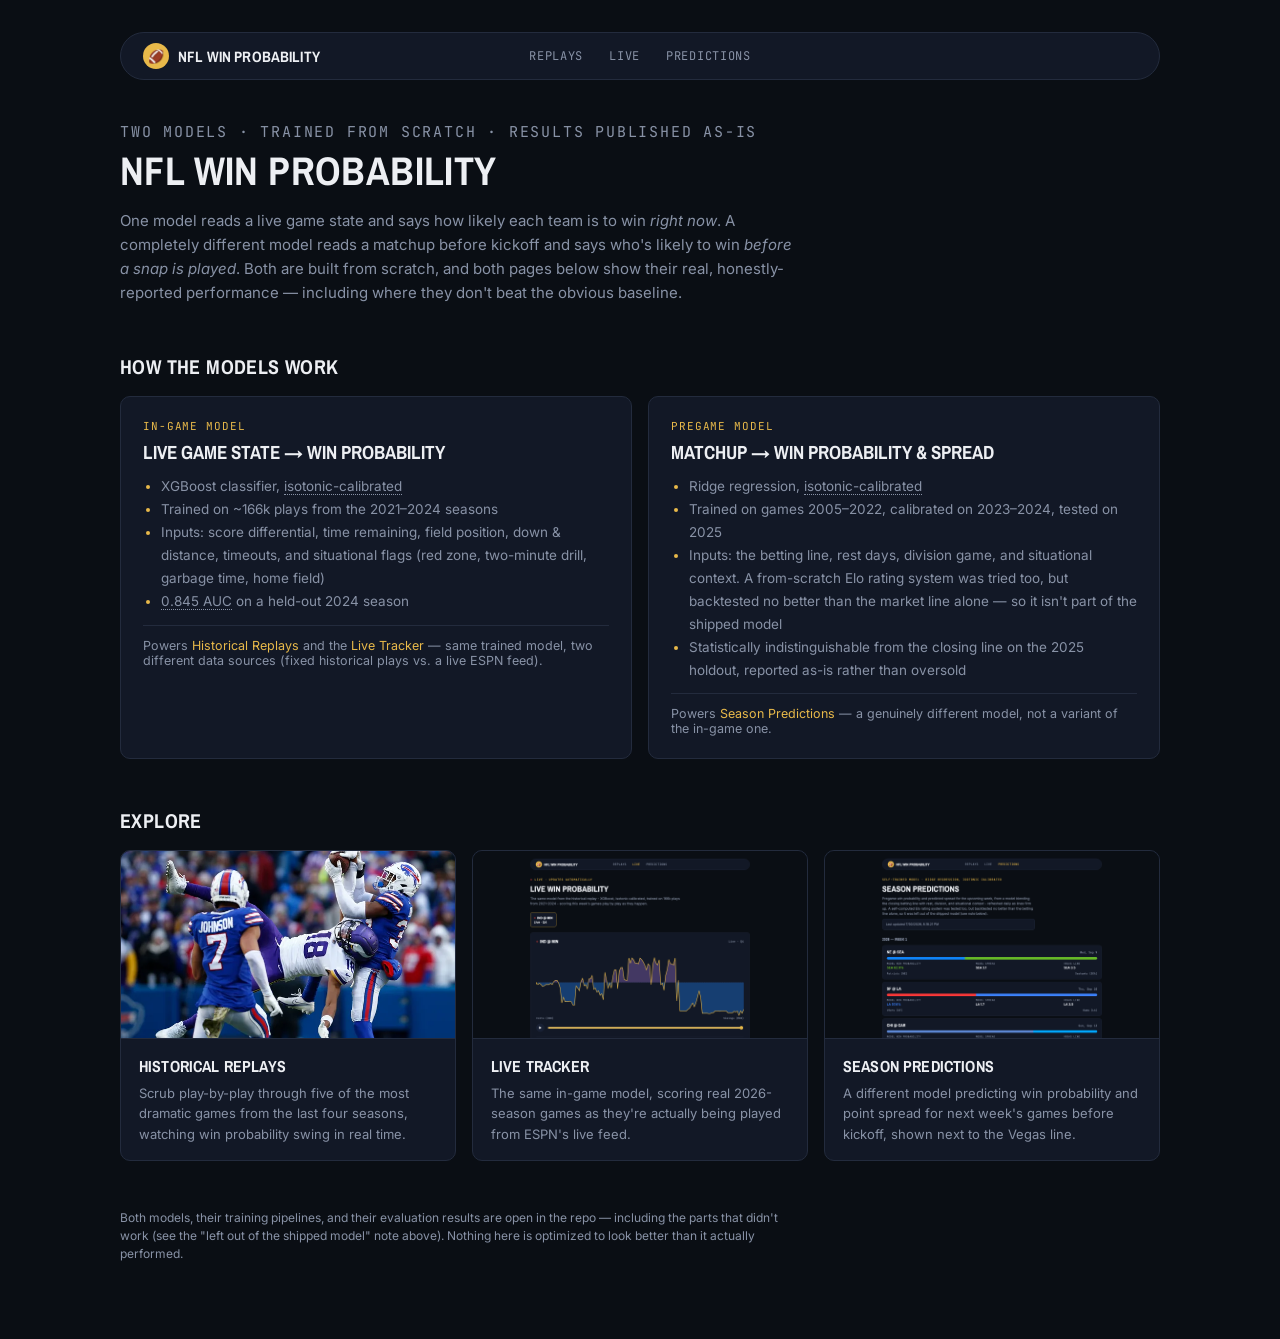
<file: frontend/index.html>
<!DOCTYPE html>
<html lang="en">
<head>
<meta charset="UTF-8">
<meta name="viewport" content="width=device-width, initial-scale=1">
<title>NFL Win Probability</title>
<meta name="description" content="Two self-trained NFL win probability models, published with their honest results: one scores live game state play by play, the other predicts games before kickoff against the betting line.">
<meta name="theme-color" content="#0A0E14">
<meta property="og:type" content="website">
<meta property="og:title" content="NFL Win Probability">
<meta property="og:description" content="Two self-trained NFL win probability models, published with their honest results: one scores live game state play by play, the other predicts games before kickoff against the betting line.">
<meta name="twitter:card" content="summary">
<meta name="twitter:title" content="NFL Win Probability">
<meta name="twitter:description" content="Two self-trained NFL win probability models, published with their honest results.">
<link rel="icon" href="data:image/svg+xml,%3Csvg xmlns='http://www.w3.org/2000/svg' viewBox='0 0 100 100'%3E%3Ctext y='.9em' font-size='90'%3E%F0%9F%8F%88%3C/text%3E%3C/svg%3E">
<link rel="preconnect" href="https://fonts.googleapis.com">
<link href="https://fonts.googleapis.com/css2?family=Archivo+Narrow:wght@600;700&family=Inter:wght@400;500;600&family=JetBrains+Mono:wght@400;500&display=swap" rel="stylesheet">
<style>
  :root {
    --bg: #0A0E14;
    --panel: #121826;
    --panel-2: #182034;
    --border: #232B3D;
    --text: #EDEFF3;
    --text-secondary: #8892A6;
    --gold: #E8B94A;
  }
  * { box-sizing: border-box; }
  body {
    margin: 0;
    background: var(--bg);
    color: var(--text);
    font-family: 'Inter', system-ui, sans-serif;
    padding: 32px 24px 64px;
  }
  .wrap { max-width: 1040px; margin: 0 auto; }
  .topnav {
    display: grid;
    grid-template-columns: 1fr auto 1fr;
    align-items: center;
    gap: 12px;
    background: var(--panel);
    border: 1px solid var(--border);
    border-radius: 999px;
    padding: 10px 22px;
    margin-bottom: 40px;
  }
  .topnav-brand {
    justify-self: start;
    display: flex;
    align-items: center;
    gap: 9px;
    color: var(--text);
    text-decoration: none;
    font-family: 'Archivo Narrow', sans-serif;
    font-weight: 700;
    font-size: 15px;
    letter-spacing: 0.01em;
    text-transform: uppercase;
    white-space: nowrap;
  }
  .topnav-badge {
    width: 26px;
    height: 26px;
    flex-shrink: 0;
    border-radius: 50%;
    background: var(--gold);
    display: flex;
    align-items: center;
    justify-content: center;
    font-size: 13px;
  }
  .topnav-links {
    justify-self: center;
    display: flex;
    gap: 26px;
    font-family: 'JetBrains Mono', monospace;
    font-size: 12px;
    letter-spacing: 0.06em;
    text-transform: uppercase;
  }
  .topnav-links a {
    color: var(--text-secondary);
    text-decoration: none;
    transition: color 0.15s ease;
  }
  .topnav-links a:hover { color: var(--text); }
  .topnav-right { justify-self: end; }
  @media (max-width: 560px) {
    .topnav { grid-template-columns: 1fr; justify-items: center; border-radius: 20px; row-gap: 10px; padding: 16px 18px; }
    .topnav-brand, .topnav-links { justify-self: center; }
  }

  .hero { max-width: 680px; margin-bottom: 48px; }
  .eyebrow {
    font-family: 'JetBrains Mono', monospace;
    font-size: 12px;
    letter-spacing: 0.12em;
    text-transform: uppercase;
    color: var(--gold);
    margin: 0 0 8px;
  }
  h1 {
    font-family: 'Archivo Narrow', sans-serif;
    font-weight: 700;
    font-size: 40px;
    letter-spacing: 0.01em;
    margin: 0 0 12px;
    text-transform: uppercase;
  }
  .hero p {
    color: var(--text-secondary);
    font-size: 15px;
    line-height: 1.6;
    margin: 0;
  }

  h2 {
    font-family: 'Archivo Narrow', sans-serif;
    font-weight: 700;
    font-size: 20px;
    text-transform: uppercase;
    letter-spacing: 0.02em;
    margin: 0 0 16px;
  }
  section { margin-bottom: 48px; }

  .model-grid {
    display: grid;
    grid-template-columns: 1fr 1fr;
    gap: 16px;
  }
  @media (max-width: 720px) { .model-grid { grid-template-columns: 1fr; } }
  .model-card {
    background: var(--panel);
    border: 1px solid var(--border);
    border-radius: 10px;
    padding: 22px;
  }
  .model-card .kind {
    font-family: 'JetBrains Mono', monospace;
    font-size: 11px;
    letter-spacing: 0.08em;
    text-transform: uppercase;
    color: var(--gold);
    margin-bottom: 6px;
  }
  .model-card h3 {
    font-family: 'Archivo Narrow', sans-serif;
    font-weight: 700;
    font-size: 19px;
    text-transform: uppercase;
    margin: 0 0 10px;
  }
  .model-card ul {
    margin: 0 0 12px;
    padding-left: 18px;
    color: var(--text-secondary);
    font-size: 13.5px;
    line-height: 1.7;
  }
  .model-card ul li::marker { color: var(--gold); }
  .model-card .powers {
    font-size: 12.5px;
    color: var(--text-secondary);
    border-top: 1px solid var(--border);
    padding-top: 12px;
    margin-top: auto;
  }
  .model-card .powers a { color: var(--gold); text-decoration: none; }
  .model-card .powers a:hover { text-decoration: underline; }
  .model-card.honest {
    color: var(--text);
  }

  .page-grid {
    display: grid;
    grid-template-columns: repeat(3, 1fr);
    gap: 16px;
  }
  @media (max-width: 820px) { .page-grid { grid-template-columns: 1fr; } }
  .page-card {
    display: block;
    background: var(--panel);
    border: 1px solid var(--border);
    border-radius: 10px;
    overflow: hidden;
    text-decoration: none;
    color: var(--text);
    transition: border-color 0.15s ease, transform 0.15s ease;
  }
  .page-card:hover { border-color: var(--gold); transform: translateY(-2px); }
  .page-card.reveal {
    opacity: 0;
    transform: translateY(28px);
    transition: opacity 0.6s ease, transform 0.6s ease;
  }
  .page-card.reveal.in-view {
    opacity: 1;
    transform: translateY(0);
  }
  @media (prefers-reduced-motion: reduce) {
    .page-card.reveal { opacity: 1; transform: none; transition: none; }
  }
  .page-card-thumb {
    width: 100%;
    aspect-ratio: 16 / 9;
    object-fit: cover;
    object-position: top center;
    display: block;
    background: var(--panel-2);
    border-bottom: 1px solid var(--border);
  }
  .page-card-body { padding: 16px 18px; }
  .page-card h3 {
    font-family: 'Archivo Narrow', sans-serif;
    font-weight: 700;
    font-size: 16px;
    text-transform: uppercase;
    letter-spacing: 0.01em;
    margin: 0 0 6px;
  }
  .page-card p {
    font-size: 13px;
    color: var(--text-secondary);
    line-height: 1.55;
    margin: 0;
  }

  .footnote {
    font-size: 12px;
    color: var(--text-secondary);
    line-height: 1.5;
    max-width: 680px;
  }
  .term {
    cursor: help;
    border-bottom: 1px dotted var(--text-secondary);
  }
  :focus-visible {
    outline: 2px solid var(--gold);
    outline-offset: 2px;
  }
</style>
</head>
<body>
<div class="wrap">
  <nav class="topnav" aria-label="Site">
    <a class="topnav-brand" href="./index.html">
      <span class="topnav-badge" aria-hidden="true">&#127944;</span>
      NFL Win Probability
    </a>
    <div class="topnav-links">
      <a href="./replays.html">Replays</a>
      <a href="./live.html">Live</a>
      <a href="./season.html">Predictions</a>
    </div>
    <span class="topnav-right"></span>
  </nav>

  <div class="hero">
    <p class="eyebrow">Two models &middot; trained from scratch &middot; results published as-is</p>
    <h1>NFL win probability</h1>
    <p>One model reads a live game state and says how likely each team is to win <em>right now</em>. A completely different model reads a matchup before kickoff and says who's likely to win <em>before a snap is played</em>. Both are built from scratch, and both pages below show their real, honestly-reported performance &mdash; including where they don't beat the obvious baseline.</p>
  </div>

  <section>
    <h2>How the models work</h2>
    <div class="model-grid">
      <div class="model-card">
        <div class="kind">In-game model</div>
        <h3>Live game state &rarr; win probability</h3>
        <ul>
          <li>XGBoost classifier, <span class="term" title="Adjusted so a predicted 70% actually wins about 70% of the time - not just ranked correctly, but numerically honest.">isotonic-calibrated</span></li>
          <li>Trained on ~166k plays from the 2021&ndash;2024 seasons</li>
          <li>Inputs: score differential, time remaining, field position, down &amp; distance, timeouts, and situational flags (red zone, two-minute drill, garbage time, home field)</li>
          <li><span class="term" title="A 0-1 score of how well the model ranks likely winners over losers. 0.5 is a coin flip, 1.0 is perfect.">0.845 AUC</span> on a held-out 2024 season</li>
        </ul>
        <div class="powers">Powers <a href="./replays.html">Historical Replays</a> and the <a href="./live.html">Live Tracker</a> &mdash; same trained model, two different data sources (fixed historical plays vs. a live ESPN feed).</div>
      </div>
      <div class="model-card honest">
        <div class="kind">Pregame model</div>
        <h3>Matchup &rarr; win probability &amp; spread</h3>
        <ul>
          <li>Ridge regression, <span class="term" title="Adjusted so a predicted 70% actually wins about 70% of the time - not just ranked correctly, but numerically honest.">isotonic-calibrated</span></li>
          <li>Trained on games 2005&ndash;2022, calibrated on 2023&ndash;2024, tested on 2025</li>
          <li>Inputs: the betting line, rest days, division game, and situational context. A from-scratch Elo rating system was tried too, but backtested no better than the market line alone &mdash; so it isn't part of the shipped model</li>
          <li>Statistically indistinguishable from the closing line on the 2025 holdout, reported as-is rather than oversold</li>
        </ul>
        <div class="powers">Powers <a href="./season.html">Season Predictions</a> &mdash; a genuinely different model, not a variant of the in-game one.</div>
      </div>
    </div>
  </section>

  <section>
    <h2>Explore</h2>
    <div class="page-grid">
      <a class="page-card reveal" href="./replays.html">
        <img class="page-card-thumb" src="./images/thumb-replays.webp" alt="Historical Replays screenshot">
        <div class="page-card-body">
          <h3>Historical replays</h3>
          <p>Scrub play-by-play through five of the most dramatic games from the last four seasons, watching win probability swing in real time.</p>
        </div>
      </a>
      <a class="page-card reveal" href="./live.html">
        <img class="page-card-thumb" src="./images/thumb-live.png" alt="Live Tracker screenshot">
        <div class="page-card-body">
          <h3>Live tracker</h3>
          <p>The same in-game model, scoring real 2026-season games as they're actually being played from ESPN's live feed.</p>
        </div>
      </a>
      <a class="page-card reveal" href="./season.html">
        <img class="page-card-thumb" src="./images/thumb-season.png" alt="Season Predictions screenshot">
        <div class="page-card-body">
          <h3>Season predictions</h3>
          <p>A different model predicting win probability and point spread for next week's games before kickoff, shown next to the Vegas line.</p>
        </div>
      </a>
    </div>
  </section>

  <p class="footnote">Both models, their training pipelines, and their evaluation results are open in the repo &mdash; including the parts that didn't work (see the "left out of the shipped model" note above). Nothing here is optimized to look better than it actually performed.</p>
</div>
<script>
  const revealCards = document.querySelectorAll('.page-card.reveal');
  const observer = new IntersectionObserver((entries) => {
    entries.forEach((entry) => {
      if (entry.isIntersecting) {
        entry.target.classList.add('in-view');
        observer.unobserve(entry.target);
      }
    });
  }, { threshold: 0.2, rootMargin: '0px 0px -40px 0px' });
  revealCards.forEach((card, i) => {
    card.style.transitionDelay = `${i * 90}ms`;
    observer.observe(card);
  });
</script>
</body>
</html>
</file>
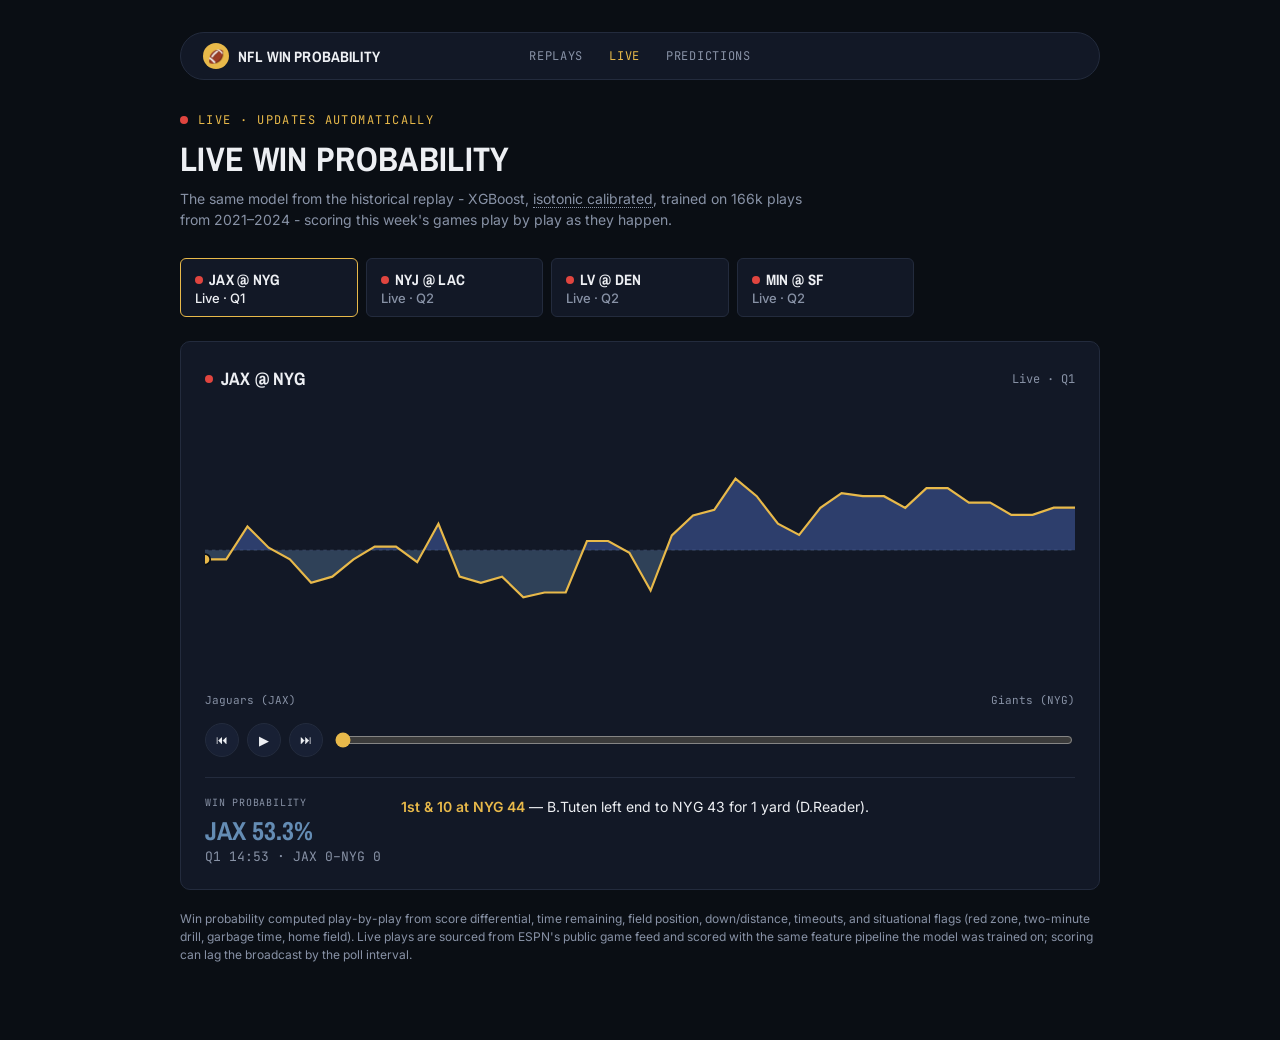
<file: frontend/live.html>
<!DOCTYPE html>
<html lang="en">
<head>
<meta charset="UTF-8">
<meta name="viewport" content="width=device-width, initial-scale=1">
<title>Live Win Probability</title>
<meta name="description" content="Real-time NFL win probability, computed play-by-play by a model trained from scratch on 166k plays.">
<meta name="theme-color" content="#0A0E14">
<meta property="og:type" content="website">
<meta property="og:title" content="Live NFL Win Probability">
<meta property="og:description" content="Real-time NFL win probability, computed play-by-play by a model trained from scratch on 166k plays.">
<meta name="twitter:card" content="summary">
<meta name="twitter:title" content="Live NFL Win Probability">
<meta name="twitter:description" content="Real-time NFL win probability, computed play-by-play by a model trained from scratch on 166k plays.">
<link rel="icon" href="data:image/svg+xml,%3Csvg xmlns='http://www.w3.org/2000/svg' viewBox='0 0 100 100'%3E%3Ctext y='.9em' font-size='90'%3E%F0%9F%8F%88%3C/text%3E%3C/svg%3E">
<link rel="preconnect" href="https://fonts.googleapis.com">
<link href="https://fonts.googleapis.com/css2?family=Archivo+Narrow:wght@600;700&family=Inter:wght@400;500;600&family=JetBrains+Mono:wght@400;500&display=swap" rel="stylesheet">
<style>
  :root {
    --bg: #0A0E14;
    --panel: #121826;
    --panel-2: #182034;
    --border: #232B3D;
    --text: #EDEFF3;
    --text-secondary: #8892A6;
    --gold: #E8B94A;
    --live: #E0453F;
  }
  * { box-sizing: border-box; }
  body {
    margin: 0;
    background: var(--bg);
    color: var(--text);
    font-family: 'Inter', system-ui, sans-serif;
    padding: 32px 24px 64px;
  }
  .wrap { max-width: 920px; margin: 0 auto; }
  .topnav {
    display: grid;
    grid-template-columns: 1fr auto 1fr;
    align-items: center;
    gap: 12px;
    background: var(--panel);
    border: 1px solid var(--border);
    border-radius: 999px;
    padding: 10px 22px;
    margin-bottom: 32px;
  }
  .topnav-brand {
    justify-self: start;
    display: flex;
    align-items: center;
    gap: 9px;
    color: var(--text);
    text-decoration: none;
    font-family: 'Archivo Narrow', sans-serif;
    font-weight: 700;
    font-size: 15px;
    letter-spacing: 0.01em;
    text-transform: uppercase;
    white-space: nowrap;
  }
  .topnav-badge {
    width: 26px;
    height: 26px;
    flex-shrink: 0;
    border-radius: 50%;
    background: var(--gold);
    display: flex;
    align-items: center;
    justify-content: center;
    font-size: 13px;
  }
  .topnav-links {
    justify-self: center;
    display: flex;
    gap: 26px;
    font-family: 'JetBrains Mono', monospace;
    font-size: 12px;
    letter-spacing: 0.06em;
    text-transform: uppercase;
  }
  .topnav-links a {
    color: var(--text-secondary);
    text-decoration: none;
    transition: color 0.15s ease;
  }
  .topnav-links a:hover { color: var(--text); }
  .topnav-links a.active { color: var(--gold); }
  .topnav-right { justify-self: end; }
  @media (max-width: 560px) {
    .topnav { grid-template-columns: 1fr; justify-items: center; border-radius: 20px; row-gap: 10px; padding: 16px 18px; }
    .topnav-brand, .topnav-links { justify-self: center; }
  }
  .eyebrow {
    font-family: 'JetBrains Mono', monospace;
    font-size: 12px;
    letter-spacing: 0.12em;
    text-transform: uppercase;
    color: var(--gold);
    margin: 0 0 8px;
    display: flex;
    align-items: center;
    gap: 10px;
  }
  .eyebrow a { color: inherit; }
  h1 {
    font-family: 'Archivo Narrow', sans-serif;
    font-weight: 700;
    font-size: 34px;
    letter-spacing: 0.01em;
    margin: 0 0 6px;
    text-transform: uppercase;
  }
  .sub {
    color: var(--text-secondary);
    font-size: 14px;
    margin: 0 0 28px;
    max-width: 640px;
    line-height: 1.5;
  }
  .game-picker {
    display: grid;
    grid-template-columns: repeat(auto-fill, minmax(150px, 1fr));
    gap: 8px;
    margin-bottom: 24px;
  }
  .game-btn {
    background: var(--panel);
    border: 1px solid var(--border);
    color: var(--text-secondary);
    font-family: 'Inter', sans-serif;
    font-size: 13px;
    font-weight: 500;
    padding: 10px 14px;
    border-radius: 6px;
    cursor: pointer;
    text-align: left;
    transition: border-color 0.15s ease, color 0.15s ease, transform 0.15s ease;
  }
  .game-btn:hover { border-color: #3A445C; transform: translateY(-1px); }
  .game-btn:active { transform: translateY(0); }
  .game-btn.active {
    border-color: var(--gold);
    color: var(--text);
  }
  .game-btn .matchup {
    font-family: 'Archivo Narrow', sans-serif;
    font-weight: 700;
    font-size: 15px;
    color: var(--text);
    text-transform: uppercase;
    letter-spacing: 0.02em;
    display: flex;
    align-items: center;
    gap: 6px;
  }
  .live-dot {
    display: inline-block;
    width: 8px;
    height: 8px;
    border-radius: 50%;
    background: var(--live);
    flex-shrink: 0;
    animation: live-pulse 1.6s ease-in-out infinite;
  }
  /* The eyebrow dot signals "something is live right now" - showing it
     while GAMES is empty would contradict the empty state directly below
     it, so pollData() toggles this class based on whether any game
     actually came back from the feed. */
  .live-dot.idle {
    display: none;
  }
  @keyframes live-pulse {
    0%, 100% { opacity: 1; }
    50% { opacity: 0.35; }
  }
  .panel {
    background: var(--panel);
    border: 1px solid var(--border);
    border-radius: 10px;
    padding: 24px;
  }
  .panel-content {
    animation: wp-fade-in 0.25s ease;
  }
  @keyframes wp-fade-in {
    from { opacity: 0; transform: translateY(2px); }
    to { opacity: 1; transform: translateY(0); }
  }
  .panel-header {
    display: flex;
    justify-content: space-between;
    align-items: baseline;
    margin-bottom: 4px;
    flex-wrap: wrap;
    gap: 8px;
  }
  .game-title {
    font-family: 'Archivo Narrow', sans-serif;
    font-weight: 700;
    font-size: 18px;
    text-transform: uppercase;
    letter-spacing: 0.01em;
    display: flex;
    align-items: center;
    gap: 8px;
  }
  .game-context {
    font-size: 12px;
    color: var(--text-secondary);
    font-family: 'JetBrains Mono', monospace;
  }
  .chart-area { position: relative; margin: 20px 0 8px; }
  svg { display: block; width: 100%; height: auto; cursor: crosshair; }
  .team-labels {
    display: flex;
    justify-content: space-between;
    font-family: 'JetBrains Mono', monospace;
    font-size: 11px;
    color: var(--text-secondary);
    margin-top: -4px;
  }
  .readout {
    margin-top: 20px;
    padding-top: 18px;
    border-top: 1px solid var(--border);
    display: flex;
    gap: 20px;
    align-items: flex-start;
  }
  .readout-stat { flex-shrink: 0; min-width: 96px; }
  .readout-label {
    font-family: 'JetBrains Mono', monospace;
    font-size: 10px;
    text-transform: uppercase;
    letter-spacing: 0.08em;
    color: var(--text-secondary);
    margin-bottom: 4px;
  }
  .readout-value {
    font-family: 'Archivo Narrow', sans-serif;
    font-weight: 700;
    font-size: 26px;
    display: inline-block;
  }
  /* Acknowledges a real live-poll swing landing while the viewer is
     already watching the latest play - never fires from manual scrubbing. */
  @keyframes wp-flash {
    0% { transform: scale(1); }
    35% { transform: scale(1.08); }
    100% { transform: scale(1); }
  }
  .wp-flash {
    animation: wp-flash 0.4s cubic-bezier(0.16, 1, 0.3, 1);
  }
  .readout-time {
    font-family: 'JetBrains Mono', monospace;
    font-size: 13px;
    color: var(--text-secondary);
  }
  .readout-desc {
    font-size: 14px;
    line-height: 1.5;
    color: var(--text);
    flex: 1;
  }
  .down-distance {
    color: var(--gold);
    font-weight: 600;
  }
  .controls {
    display: flex;
    align-items: center;
    gap: 8px;
    margin-top: 16px;
  }
  .play-btn {
    background: var(--panel-2);
    border: 1px solid var(--border);
    color: var(--text);
    width: 34px; height: 34px;
    border-radius: 50%;
    cursor: pointer;
    display: flex;
    align-items: center;
    justify-content: center;
    font-size: 13px;
    flex-shrink: 0;
  }
  .play-btn:hover { border-color: var(--gold); }
  .play-btn:active { transform: scale(0.92); }
  .play-btn {
    transition: border-color 0.15s ease, transform 0.1s ease;
  }
  .step-btn { font-size: 12px; }
  input[type="range"] { margin-left: 4px; }
  input[type="range"] {
    flex: 1;
    accent-color: var(--gold);
  }
  #scrubDot {
    transition: cx 0.12s linear, cy 0.12s linear;
  }
  #wpLine {
    transition: stroke-dashoffset 0.65s cubic-bezier(0.16, 1, 0.3, 1);
  }
  .wp-area {
    transition: opacity 0.5s ease-out;
  }
  .footnote {
    font-size: 12px;
    color: var(--text-secondary);
    margin-top: 20px;
    line-height: 1.5;
  }
  .term {
    cursor: help;
    border-bottom: 1px dotted var(--text-secondary);
  }
  .empty-state {
    color: var(--text-secondary);
    font-size: 14px;
    padding: 40px 24px;
    text-align: center;
    border: 1px dashed var(--border);
    border-radius: 10px;
  }
  :focus-visible {
    outline: 2px solid var(--gold);
    outline-offset: 2px;
  }
  @media (max-width: 480px) {
    /* Side-by-side squeezes the play description into a ~140px column
       that wraps one word per line - stack instead so it gets full width. */
    .readout { flex-direction: column; gap: 12px; }
    .readout-stat { min-width: 0; }
  }
  @media (prefers-reduced-motion: reduce) {
    * { transition-duration: 0.01ms !important; animation-duration: 0.01ms !important; }
    .live-dot { animation: none; }
  }
</style>
</head>
<body>
<div class="wrap">
  <nav class="topnav" aria-label="Site">
    <a class="topnav-brand" href="./index.html">
      <span class="topnav-badge" aria-hidden="true">&#127944;</span>
      NFL Win Probability
    </a>
    <div class="topnav-links">
      <a href="./replays.html">Replays</a>
      <a href="./live.html" class="active" aria-current="page">Live</a>
      <a href="./season.html">Predictions</a>
    </div>
    <span class="topnav-right"></span>
  </nav>

  <header>
    <p class="eyebrow"><span class="live-dot idle" id="eyebrowLiveDot" aria-hidden="true"></span>Live &middot; updates automatically</p>
    <h1>Live win probability</h1>
    <p class="sub">The same model from the historical replay - XGBoost, <span class="term" title="Adjusted so a predicted 70% actually wins about 70% of the time - not just ranked correctly, but numerically honest.">isotonic calibrated</span>, trained on 166k plays from 2021&ndash;2024 - scoring this week's games play by play as they happen.</p>
  </header>

  <main>
    <div class="game-picker" id="gamePicker" role="group" aria-label="Select a game to follow"></div>
    <div id="panelWrap">
      <div class="empty-state" id="emptyState">No games in progress right now &mdash; check back during kickoff.</div>
    </div>
  </main>

  <footer>
    <p class="footnote">Win probability computed play-by-play from score differential, time remaining, field position, down/distance, timeouts, and situational flags (red zone, two-minute drill, garbage time, home field). Live plays are sourced from ESPN's public game feed and scored with the same feature pipeline the model was trained on; scoring can lag the broadcast by the poll interval.</p>
  </footer>
</div>

<script>
// Covers all 32 teams. WAS/WSH both map to Washington - nflverse (historical
// showcase data) uses "WAS", ESPN (this live feed) uses "WSH".
// Lightened from each team's true brand color so every one is readable as
// text/fills on our dark theme - many NFL primaries (navy, black) fail
// WCAG AA contrast here at full darkness (HSL lightness raised per-color
// until contrast >= 4.5:1 against the panel background, hue preserved).
const TEAM_COLORS = {
  ARI: '#da5e7b', ATL: '#e6566e', BAL: '#8a7be5', BUF: '#3d83ff',
  CAR: '#00a8ff', CHI: '#5d88d5', CIN: '#FB4F14', CLE: '#ff9700',
  DAL: '#3a88f3', DEN: '#0f87ff', DET: '#00a5ff', GB: '#53ac95',
  HOU: '#0fa3f0', IND: '#1f87ff', JAX: '#648cb4', KC: '#ec5068',
  LAC: '#00a5ff', LAR: '#3d83ff', LV: '#A5ACAF', MIA: '#00f0ff',
  MIN: '#a075d7', NE: '#0f87ff', NO: '#D3BC8D', NYG: '#5e83ed',
  NYJ: '#2cd39b', PHI: '#00e7ff', PIT: '#FFB612', SEA: '#69BE28',
  SF: '#ff3838', TB: '#f64646', TEN: '#4B92DB', WAS: '#dc6060', WSH: '#dc6060'
};
const TEAM_NAMES = {
  ARI: 'Cardinals', ATL: 'Falcons', BAL: 'Ravens', BUF: 'Bills',
  CAR: 'Panthers', CHI: 'Bears', CIN: 'Bengals', CLE: 'Browns',
  DAL: 'Cowboys', DEN: 'Broncos', DET: 'Lions', GB: 'Packers',
  HOU: 'Texans', IND: 'Colts', JAX: 'Jaguars', KC: 'Chiefs',
  LAC: 'Chargers', LAR: 'Rams', LV: 'Raiders', MIA: 'Dolphins',
  MIN: 'Vikings', NE: 'Patriots', NO: 'Saints', NYG: 'Giants',
  NYJ: 'Jets', PHI: 'Eagles', PIT: 'Steelers', SEA: 'Seahawks',
  SF: '49ers', TB: 'Buccaneers', TEN: 'Titans', WAS: 'Commanders', WSH: 'Commanders'
};

// Published by .github/workflows/live-poll.yml to the live-data branch,
// served via GitHub Pages (repo Settings -> Pages -> source: live-data).
// If you host the JSON elsewhere instead, just point this at that URL.
const DATA_URL = 'https://noahfighter883.github.io/nfl-win-probability/live_games_data.json';
const POLL_MS = 20000;

let GAMES = {};
let currentGameId = null;
let playIndex = 0;
let playTimer = null;
let atTip = true;

const PANEL_HTML = `
  <div class="panel">
    <div class="panel-content">
      <div class="panel-header">
        <div class="game-title" id="gameTitle"></div>
        <div class="game-context" id="gameContext"></div>
      </div>
      <div class="chart-area">
        <svg id="chart" viewBox="0 0 1000 320" preserveAspectRatio="none" role="img" aria-label="Win probability chart for the selected play"></svg>
      </div>
      <div class="team-labels">
        <span id="awayLabel"></span>
        <span id="homeLabel"></span>
      </div>
      <div class="controls">
        <button class="play-btn step-btn" id="stepBackBtn" aria-label="Previous play">&#9198;</button>
        <button class="play-btn" id="playBtn" aria-label="Play" aria-pressed="false">&#9654;</button>
        <button class="play-btn step-btn" id="stepForwardBtn" aria-label="Next play">&#9197;</button>
        <input type="range" id="scrubber" min="0" max="100" value="0" aria-label="Play scrubber">
      </div>
      <div class="readout" aria-live="polite">
        <div class="readout-stat">
          <div class="readout-label">Win probability</div>
          <div class="readout-value" id="wpValue">--</div>
          <div class="readout-time" id="timeValue">--</div>
        </div>
        <div class="readout-desc" id="descValue">Select a play to see the win probability swing.</div>
      </div>
    </div>
  </div>
`;

function isLive(g) {
  return Boolean(g.status) && g.status !== 'STATUS_FINAL';
}

function flashWpValue() {
  const el = document.getElementById('wpValue');
  if (!el) return;
  el.classList.remove('wp-flash');
  void el.offsetWidth; // restart the animation if it's already mid-flight
  el.classList.add('wp-flash');
}

async function pollData() {
  try {
    const res = await fetch(DATA_URL, { cache: 'no-store' });
    if (!res.ok) return;
    const data = await res.json();
    const prevN = (currentGameId && GAMES[currentGameId]) ? GAMES[currentGameId].plays.length : 0;
    GAMES = data;
    const ids = Object.keys(GAMES);
    buildPicker(ids);

    // GAMES can hold finished games too (frozen visible for a couple days
    // after final), so "live" means at least one is actually in progress,
    // not just that GAMES is non-empty.
    document.getElementById('eyebrowLiveDot').classList.toggle('idle', !ids.some(id => isLive(GAMES[id])));

    if (!ids.length) {
      document.getElementById('panelWrap').innerHTML = '<div class="empty-state" id="emptyState">No games in progress right now &mdash; check back during kickoff.</div>';
      currentGameId = null;
      return;
    }

    if (document.getElementById('emptyState') || !currentGameId || !GAMES[currentGameId]) {
      selectGame(ids[0]);
      return;
    }

    // Same game still selected: redraw in place and only jump the readout
    // to the newest play if the viewer was already caught up.
    const g = GAMES[currentGameId];
    document.getElementById('scrubber').max = g.plays.length - 1;
    drawChart(g, false);
    const newPlayArrived = atTip && g.plays.length > prevN;
    if (newPlayArrived) {
      playIndex = g.plays.length - 1;
    }
    playIndex = Math.min(playIndex, g.plays.length - 1);
    document.getElementById('scrubber').value = playIndex;
    updateReadout(playIndex);
    if (newPlayArrived) flashWpValue();
    updateHeader(g);
  } catch (err) {
    console.error(err);
  }
}

function liveDot() {
  const dot = document.createElement('span');
  dot.className = 'live-dot';
  dot.setAttribute('aria-hidden', 'true');
  return dot;
}

function buildPicker(ids) {
  const picker = document.getElementById('gamePicker');
  picker.innerHTML = '';
  ids.forEach(id => {
    const g = GAMES[id];
    const btn = document.createElement('button');
    btn.className = 'game-btn' + (id === currentGameId ? ' active' : '');
    btn.setAttribute('aria-pressed', id === currentGameId ? 'true' : 'false');

    const matchup = document.createElement('div');
    matchup.className = 'matchup';
    if (isLive(g)) matchup.appendChild(liveDot());
    matchup.appendChild(document.createTextNode(`${g.away} @ ${g.home}`));

    const sub = document.createElement('div');
    sub.textContent = (g.label || '').split(' — ').slice(1).join(' — ');

    btn.appendChild(matchup);
    btn.appendChild(sub);
    btn.onclick = () => selectGame(id);
    btn.dataset.id = id;
    picker.appendChild(btn);
  });
}

function updateHeader(g) {
  const [titlePart, ...ctx] = (g.label || '').split(' — ');
  const titleEl = document.getElementById('gameTitle');
  titleEl.innerHTML = '';
  if (isLive(g)) titleEl.appendChild(liveDot());
  titleEl.appendChild(document.createTextNode(titlePart));
  document.getElementById('gameContext').textContent = ctx.join(' — ');
  document.getElementById('awayLabel').textContent = `${TEAM_NAMES[g.away] || g.away} (${g.away})`;
  document.getElementById('homeLabel').textContent = `${TEAM_NAMES[g.home] || g.home} (${g.home})`;
}

function selectGame(id) {
  // Re-clicking the already-selected game would otherwise silently wipe
  // the viewer's scrub position back to the start for no reason.
  if (id === currentGameId) return;
  currentGameId = id;
  playIndex = 0;
  atTip = true;
  stopPlay();
  document.getElementById('panelWrap').innerHTML = PANEL_HTML;

  document.getElementById('scrubber').addEventListener('input', (e) => {
    playIndex = parseInt(e.target.value, 10);
    atTip = playIndex >= GAMES[currentGameId].plays.length - 1;
    updateReadout(playIndex);
  });
  document.getElementById('playBtn').addEventListener('click', togglePlay);
  document.getElementById('stepBackBtn').addEventListener('click', () => step(-1));
  document.getElementById('stepForwardBtn').addEventListener('click', () => step(1));

  buildPicker(Object.keys(GAMES));
  const g = GAMES[id];
  updateHeader(g);
  document.getElementById('scrubber').max = Math.max(g.plays.length - 1, 0);
  document.getElementById('scrubber').value = 0;
  drawChart(g);
  updateReadout(0);
}

function drawChart(g, animateIn = true) {
  const svg = document.getElementById('chart');
  const n = g.plays.length;
  const W = 1000, H = 320, MID = H / 2;
  const homeColor = TEAM_COLORS[g.home] || '#E8B94A';
  const awayColor = TEAM_COLORS[g.away] || '#5FA8D3';

  if (n === 0) {
    svg.innerHTML = '';
    return;
  }

  const pts = g.plays.map((p, i) => {
    const x = n > 1 ? (i / (n - 1)) * W : 0;
    const y = H - (p[2] / 100) * H;
    return [x, y];
  });

  const linePath = 'M ' + pts.map(p => p.join(',')).join(' L ');
  const areaAbove = 'M0,' + MID + ' L ' + pts.map(p => p.join(',')).join(' L ') + ' L ' + W + ',' + MID + ' Z';

  svg.innerHTML = `
    <line x1="0" y1="${MID}" x2="${W}" y2="${MID}" stroke="#232B3D" stroke-width="2" stroke-dasharray="4,4"/>
    <clipPath id="clipAbove"><rect x="0" y="0" width="${W}" height="${MID}"/></clipPath>
    <clipPath id="clipBelow"><rect x="0" y="${MID}" width="${W}" height="${MID}"/></clipPath>
    <path class="wp-area" d="${areaAbove}" fill="${homeColor}" fill-opacity="0.35" clip-path="url(#clipAbove)"/>
    <path class="wp-area" d="${areaAbove}" fill="${awayColor}" fill-opacity="0.35" clip-path="url(#clipBelow)"/>
    <path id="wpLine" d="${linePath}" fill="none" stroke="#E8B94A" stroke-width="2.5"/>
    <circle id="scrubDot" cx="0" cy="${MID}" r="6" fill="#E8B94A" stroke="#0A0E14" stroke-width="2"/>
  `;

  // The line-draw is this product's one authored moment: picking a game
  // traces its whole win-probability history left to right. Only animate
  // on an actual game switch (animateIn) - the routine in-place redraw
  // pollData() triggers every 20s for the still-selected live game must
  // stay instant, or the chart would visibly replay every poll tick.
  if (animateIn) {
    const lineEl = document.getElementById('wpLine');
    const areaEls = svg.querySelectorAll('.wp-area');
    const len = lineEl.getTotalLength();
    lineEl.style.strokeDasharray = len;
    lineEl.style.strokeDashoffset = len;
    areaEls.forEach(el => { el.style.opacity = '0'; });
    lineEl.getBoundingClientRect(); // force reflow so the transition below actually animates
    requestAnimationFrame(() => {
      lineEl.style.strokeDashoffset = '0';
      areaEls.forEach(el => { el.style.opacity = '1'; });
    });
  }

  svg.onclick = (e) => {
    const rect = svg.getBoundingClientRect();
    const frac = (e.clientX - rect.left) / rect.width;
    const idx = Math.round(frac * (n - 1));
    playIndex = Math.max(0, Math.min(n - 1, idx));
    atTip = playIndex >= n - 1;
    document.getElementById('scrubber').value = playIndex;
    updateReadout(playIndex);
  };
}

const DOWN_ORDINALS = { 1: '1st', 2: '2nd', 3: '3rd', 4: '4th' };
function formatDownDistance(down, ydstogo) {
  if (!down) return '';
  const ordinal = DOWN_ORDINALS[down] || `${down}th`;
  return (ydstogo === null || ydstogo === undefined) ? `${ordinal} down` : `${ordinal} & ${ydstogo}`;
}

// nflverse numbers periods past regulation sequentially (5 = OT, 6 = 2OT, ...)
// rather than resetting - "Q5" reads as a typo, so spell it out.
function formatQuarter(q) {
  return q <= 4 ? `Q${q}` : (q === 5 ? 'OT' : `${q - 4}OT`);
}

function updateReadout(idx) {
  const g = GAMES[currentGameId];
  if (!g || !g.plays.length) return;
  const p = g.plays[idx];
  const [q, secsLeft, homeWp, desc, down, ydstogo, fieldPosition, homeScore, awayScore] = p;
  const dot = document.getElementById('scrubDot');
  const n = g.plays.length;
  const x = n > 1 ? (idx / (n - 1)) * 1000 : 0;
  const y = 320 - (homeWp / 100) * 320;
  if (dot) { dot.setAttribute('cx', x); dot.setAttribute('cy', y); }

  const leadingTeam = homeWp >= 50 ? g.home : g.away;
  const leadingPct = homeWp >= 50 ? homeWp : 100 - homeWp;
  document.getElementById('wpValue').textContent = `${leadingTeam} ${leadingPct.toFixed(1)}%`;
  document.getElementById('wpValue').style.color = TEAM_COLORS[leadingTeam] || '#E8B94A';

  // secsLeft is game_seconds_remaining (counts down from 3600 across
  // regulation, resets for OT) - %900 recovers the in-quarter clock.
  const inQuarter = secsLeft % 900 || (secsLeft > 0 ? 900 : 0);
  const mm = Math.floor(inQuarter / 60);
  const ss = Math.floor(inQuarter % 60);
  let timeText = `${formatQuarter(q)} ${mm}:${ss.toString().padStart(2,'0')}`;
  if (homeScore !== undefined && awayScore !== undefined && homeScore !== null && awayScore !== null) {
    timeText += ` · ${g.away} ${awayScore}–${g.home} ${homeScore}`;
  }
  document.getElementById('timeValue').textContent = timeText;

  const descEl = document.getElementById('descValue');
  descEl.textContent = '';
  let ddText = formatDownDistance(down, ydstogo);
  if (ddText && fieldPosition) ddText += ` at ${fieldPosition}`;
  if (ddText) {
    const ddSpan = document.createElement('span');
    ddSpan.className = 'down-distance';
    ddSpan.textContent = ddText;
    descEl.appendChild(ddSpan);
    descEl.appendChild(document.createTextNode(' — ' + (desc || '(No play description)')));
  } else {
    descEl.textContent = desc || '(No play description)';
  }
}

function step(delta) {
  const g = GAMES[currentGameId];
  if (!g || !g.plays.length) return;
  stopPlay();
  playIndex = Math.max(0, Math.min(g.plays.length - 1, playIndex + delta));
  atTip = playIndex >= g.plays.length - 1;
  document.getElementById('scrubber').value = playIndex;
  updateReadout(playIndex);
}

function stopPlay() {
  clearInterval(playTimer);
  playTimer = null;
  const btn = document.getElementById('playBtn');
  if (!btn) return;
  btn.innerHTML = '&#9654;';
  btn.setAttribute('aria-label', 'Play');
  btn.setAttribute('aria-pressed', 'false');
}

function togglePlay() {
  const g = GAMES[currentGameId];
  if (playTimer) {
    stopPlay();
    return;
  }
  if (playIndex >= g.plays.length - 1) playIndex = 0;
  atTip = false;
  const btn = document.getElementById('playBtn');
  btn.innerHTML = '&#10074;&#10074;';
  btn.setAttribute('aria-label', 'Pause');
  btn.setAttribute('aria-pressed', 'true');
  playTimer = setInterval(() => {
    playIndex++;
    if (playIndex >= g.plays.length) {
      stopPlay();
      playIndex = g.plays.length - 1;
      atTip = true;
      return;
    }
    document.getElementById('scrubber').value = playIndex;
    updateReadout(playIndex);
  }, 90);
}

document.addEventListener('keydown', (e) => {
  if (!GAMES[currentGameId] || !document.getElementById('scrubber')) return;
  if (e.key === 'ArrowRight') {
    e.preventDefault();
    step(1);
  } else if (e.key === 'ArrowLeft') {
    e.preventDefault();
    step(-1);
  } else if (e.key === ' ') {
    e.preventDefault();
    togglePlay();
  }
});

pollData();
setInterval(pollData, POLL_MS);
</script>
</body>
</html>
</file>
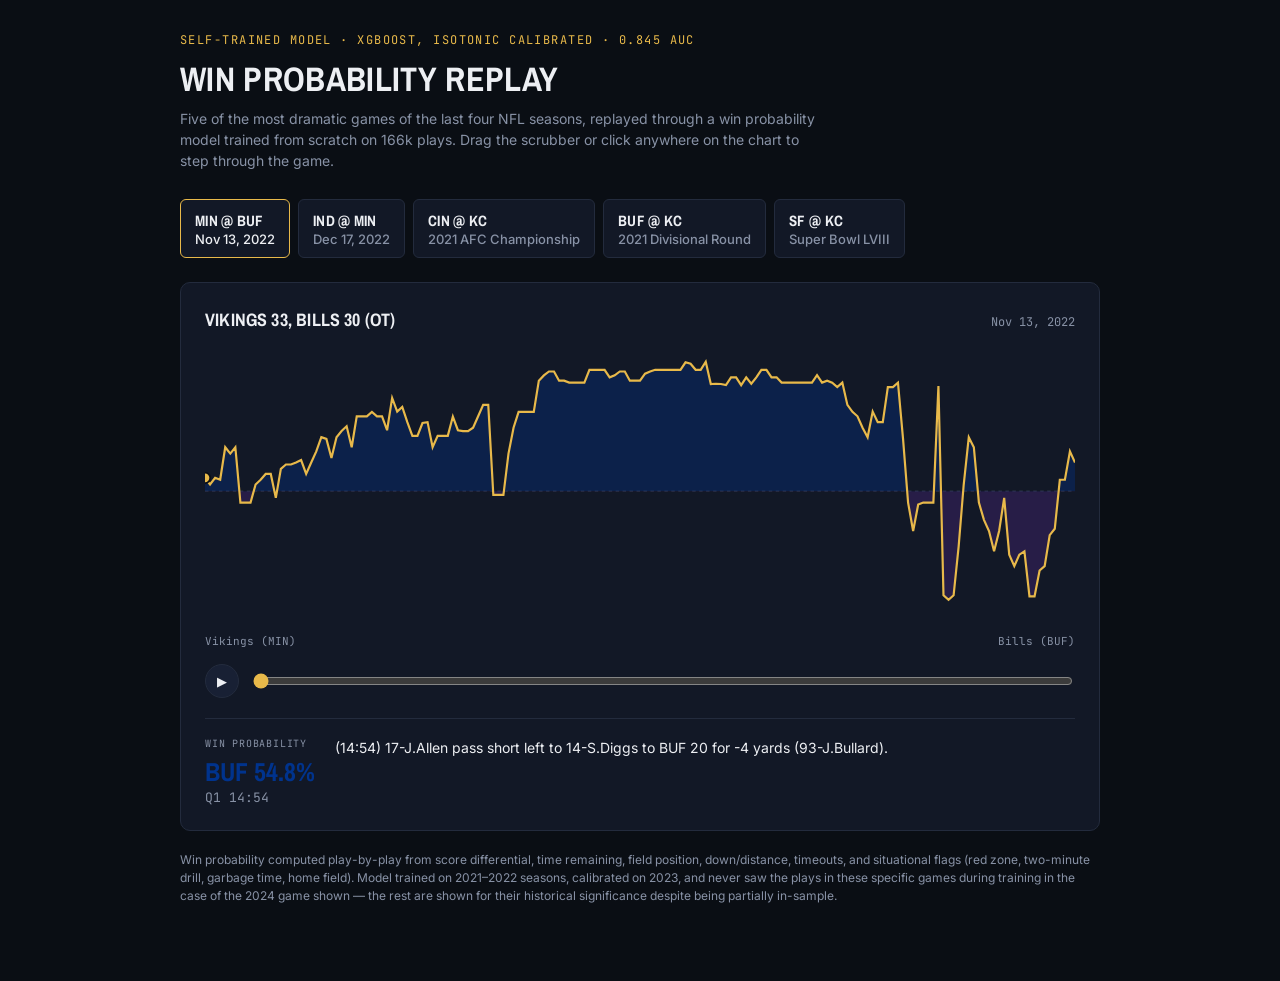
<file: frontend/preview.html>
<!DOCTYPE html>
<html lang="en">
<head>
<meta charset="UTF-8">
<title>Win Probability Replay</title>
<link rel="preconnect" href="https://fonts.googleapis.com">
<link href="https://fonts.googleapis.com/css2?family=Archivo+Narrow:wght@600;700&family=Inter:wght@400;500;600&family=JetBrains+Mono:wght@400;500&display=swap" rel="stylesheet">
<style>
  :root {
    --bg: #0A0E14;
    --panel: #121826;
    --panel-2: #182034;
    --border: #232B3D;
    --text: #EDEFF3;
    --text-secondary: #8892A6;
    --gold: #E8B94A;
  }
  * { box-sizing: border-box; }
  body {
    margin: 0;
    background: var(--bg);
    color: var(--text);
    font-family: 'Inter', system-ui, sans-serif;
    padding: 32px 24px 64px;
  }
  .wrap { max-width: 920px; margin: 0 auto; }
  .eyebrow {
    font-family: 'JetBrains Mono', monospace;
    font-size: 12px;
    letter-spacing: 0.12em;
    text-transform: uppercase;
    color: var(--gold);
    margin: 0 0 8px;
  }
  h1 {
    font-family: 'Archivo Narrow', sans-serif;
    font-weight: 700;
    font-size: 34px;
    letter-spacing: 0.01em;
    margin: 0 0 6px;
    text-transform: uppercase;
  }
  .sub {
    color: var(--text-secondary);
    font-size: 14px;
    margin: 0 0 28px;
    max-width: 640px;
    line-height: 1.5;
  }
  .game-picker {
    display: flex;
    flex-wrap: wrap;
    gap: 8px;
    margin-bottom: 24px;
  }
  .game-btn {
    background: var(--panel);
    border: 1px solid var(--border);
    color: var(--text-secondary);
    font-family: 'Inter', sans-serif;
    font-size: 13px;
    font-weight: 500;
    padding: 10px 14px;
    border-radius: 6px;
    cursor: pointer;
    text-align: left;
    transition: border-color 0.15s ease, color 0.15s ease;
  }
  .game-btn:hover { border-color: #3A445C; }
  .game-btn.active {
    border-color: var(--gold);
    color: var(--text);
  }
  .game-btn .matchup {
    font-family: 'Archivo Narrow', sans-serif;
    font-weight: 700;
    font-size: 15px;
    color: var(--text);
    text-transform: uppercase;
    letter-spacing: 0.02em;
  }
  .panel {
    background: var(--panel);
    border: 1px solid var(--border);
    border-radius: 10px;
    padding: 24px;
  }
  .panel-header {
    display: flex;
    justify-content: space-between;
    align-items: baseline;
    margin-bottom: 4px;
    flex-wrap: wrap;
    gap: 8px;
  }
  .game-title {
    font-family: 'Archivo Narrow', sans-serif;
    font-weight: 700;
    font-size: 18px;
    text-transform: uppercase;
    letter-spacing: 0.01em;
  }
  .game-context {
    font-size: 12px;
    color: var(--text-secondary);
    font-family: 'JetBrains Mono', monospace;
  }
  .chart-area { position: relative; margin: 20px 0 8px; }
  svg { display: block; width: 100%; height: auto; cursor: crosshair; }
  .team-labels {
    display: flex;
    justify-content: space-between;
    font-family: 'JetBrains Mono', monospace;
    font-size: 11px;
    color: var(--text-secondary);
    margin-top: -4px;
  }
  .readout {
    margin-top: 20px;
    padding-top: 18px;
    border-top: 1px solid var(--border);
    display: flex;
    gap: 20px;
    align-items: flex-start;
  }
  .readout-stat { flex-shrink: 0; min-width: 96px; }
  .readout-label {
    font-family: 'JetBrains Mono', monospace;
    font-size: 10px;
    text-transform: uppercase;
    letter-spacing: 0.08em;
    color: var(--text-secondary);
    margin-bottom: 4px;
  }
  .readout-value {
    font-family: 'Archivo Narrow', sans-serif;
    font-weight: 700;
    font-size: 26px;
  }
  .readout-time {
    font-family: 'JetBrains Mono', monospace;
    font-size: 13px;
    color: var(--text-secondary);
  }
  .readout-desc {
    font-size: 14px;
    line-height: 1.5;
    color: var(--text);
    flex: 1;
  }
  .controls {
    display: flex;
    align-items: center;
    gap: 12px;
    margin-top: 16px;
  }
  .play-btn {
    background: var(--panel-2);
    border: 1px solid var(--border);
    color: var(--text);
    width: 34px; height: 34px;
    border-radius: 50%;
    cursor: pointer;
    display: flex;
    align-items: center;
    justify-content: center;
    font-size: 13px;
    flex-shrink: 0;
  }
  .play-btn:hover { border-color: var(--gold); }
  input[type="range"] {
    flex: 1;
    accent-color: var(--gold);
  }
  .footnote {
    font-size: 12px;
    color: var(--text-secondary);
    margin-top: 20px;
    line-height: 1.5;
  }
</style>
</head>
<body>
<div class="wrap">
  <p class="eyebrow">Self-trained model &middot; XGBoost, isotonic calibrated &middot; 0.845 AUC</p>
  <h1>Win probability replay</h1>
  <p class="sub">Five of the most dramatic games of the last four NFL seasons, replayed through a win probability model trained from scratch on 166k plays. Drag the scrubber or click anywhere on the chart to step through the game.</p>

  <div class="game-picker" id="gamePicker"></div>

  <div class="panel">
    <div class="panel-header">
      <div class="game-title" id="gameTitle"></div>
      <div class="game-context" id="gameContext"></div>
    </div>
    <div class="chart-area">
      <svg id="chart" viewBox="0 0 1000 320" preserveAspectRatio="none"></svg>
    </div>
    <div class="team-labels">
      <span id="awayLabel"></span>
      <span id="homeLabel"></span>
    </div>
    <div class="controls">
      <button class="play-btn" id="playBtn">&#9654;</button>
      <input type="range" id="scrubber" min="0" max="100" value="0">
    </div>
    <div class="readout">
      <div class="readout-stat">
        <div class="readout-label">Win probability</div>
        <div class="readout-value" id="wpValue">--</div>
        <div class="readout-time" id="timeValue">--</div>
      </div>
      <div class="readout-desc" id="descValue">Select a play to see the win probability swing.</div>
    </div>
  </div>

  <p class="footnote">Win probability computed play-by-play from score differential, time remaining, field position, down/distance, timeouts, and situational flags (red zone, two-minute drill, garbage time, home field). Model trained on 2021&ndash;2022 seasons, calibrated on 2023, and never saw the plays in these specific games during training in the case of the 2024 game shown &mdash; the rest are shown for their historical significance despite being partially in-sample.</p>
</div>

<script>
const TEAM_COLORS = {
  MIN: '#4F2683', IND: '#002C5F', KC: '#E31837', CIN: '#FB4F14',
  BUF: '#00338D', SF: '#AA0000'
};
const TEAM_NAMES = {
  MIN: 'Vikings', IND: 'Colts', KC: 'Chiefs', CIN: 'Bengals',
  BUF: 'Bills', SF: '49ers'
};

let GAMES = {};
let currentGameId = null;
let playIndex = 0;
let playTimer = null;

async function loadData() {
  const res = await fetch('games_data.json');
  GAMES = await res.json();
  const ids = Object.keys(GAMES);
  buildPicker(ids);
  selectGame(ids[0]);
}

function buildPicker(ids) {
  const picker = document.getElementById('gamePicker');
  picker.innerHTML = '';
  ids.forEach(id => {
    const g = GAMES[id];
    const btn = document.createElement('button');
    btn.className = 'game-btn' + (id === currentGameId ? ' active' : '');
    btn.innerHTML = `<div class="matchup">${g.away} @ ${g.home}</div><div>${g.label.split(' \u2014 ')[1] || ''}</div>`;
    btn.onclick = () => selectGame(id);
    btn.dataset.id = id;
    picker.appendChild(btn);
  });
}

function selectGame(id) {
  currentGameId = id;
  playIndex = 0;
  stopPlay();
  document.querySelectorAll('.game-btn').forEach(b => {
    b.classList.toggle('active', b.dataset.id === id);
  });
  const g = GAMES[id];
  document.getElementById('gameTitle').textContent = g.label.split(' \u2014 ')[0];
  document.getElementById('gameContext').textContent = g.label.split(' \u2014 ').slice(1).join(' \u2014 ');
  document.getElementById('awayLabel').textContent = `${TEAM_NAMES[g.away] || g.away} (${g.away})`;
  document.getElementById('homeLabel').textContent = `${TEAM_NAMES[g.home] || g.home} (${g.home})`;
  document.getElementById('scrubber').max = g.plays.length - 1;
  document.getElementById('scrubber').value = 0;
  drawChart(g);
  updateReadout(0);
}

function drawChart(g) {
  const svg = document.getElementById('chart');
  const n = g.plays.length;
  const W = 1000, H = 320, MID = H / 2;
  const homeColor = TEAM_COLORS[g.home] || '#E8B94A';
  const awayColor = TEAM_COLORS[g.away] || '#5FA8D3';

  const pts = g.plays.map((p, i) => {
    const x = (i / (n - 1)) * W;
    const y = H - (p[2] / 100) * H;
    return [x, y];
  });

  const linePath = 'M ' + pts.map(p => p.join(',')).join(' L ');
  const areaAbove = 'M0,' + MID + ' L ' + pts.map(p => p.join(',')).join(' L ') + ' L ' + W + ',' + MID + ' Z';

  svg.innerHTML = `
    <line x1="0" y1="${MID}" x2="${W}" y2="${MID}" stroke="#232B3D" stroke-width="2" stroke-dasharray="4,4"/>
    <clipPath id="clipAbove"><rect x="0" y="0" width="${W}" height="${MID}"/></clipPath>
    <clipPath id="clipBelow"><rect x="0" y="${MID}" width="${W}" height="${MID}"/></clipPath>
    <path d="${areaAbove}" fill="${homeColor}" fill-opacity="0.35" clip-path="url(#clipAbove)"/>
    <path d="${areaAbove}" fill="${awayColor}" fill-opacity="0.35" clip-path="url(#clipBelow)"/>
    <path d="${linePath}" fill="none" stroke="#E8B94A" stroke-width="2.5"/>
    <circle id="scrubDot" cx="0" cy="${MID}" r="6" fill="#E8B94A" stroke="#0A0E14" stroke-width="2"/>
  `;

  svg.onclick = (e) => {
    const rect = svg.getBoundingClientRect();
    const frac = (e.clientX - rect.left) / rect.width;
    const idx = Math.round(frac * (n - 1));
    playIndex = Math.max(0, Math.min(n - 1, idx));
    document.getElementById('scrubber').value = playIndex;
    updateReadout(playIndex);
  };
}

function updateReadout(idx) {
  const g = GAMES[currentGameId];
  const p = g.plays[idx];
  const [q, secsLeft, homeWp, desc] = p;
  const dot = document.getElementById('scrubDot');
  const n = g.plays.length;
  const x = (idx / (n - 1)) * 1000;
  const y = 320 - (homeWp / 100) * 320;
  if (dot) { dot.setAttribute('cx', x); dot.setAttribute('cy', y); }

  const leadingTeam = homeWp >= 50 ? g.home : g.away;
  const leadingPct = homeWp >= 50 ? homeWp : 100 - homeWp;
  document.getElementById('wpValue').textContent = `${leadingTeam} ${leadingPct.toFixed(1)}%`;
  document.getElementById('wpValue').style.color = TEAM_COLORS[leadingTeam] || '#E8B94A';

  const mm = Math.floor((secsLeft % 900) / 60);
  const ss = Math.floor(secsLeft % 900) % 60;
  document.getElementById('timeValue').textContent = `Q${q} ${mm}:${ss.toString().padStart(2,'0')}`;
  document.getElementById('descValue').textContent = desc || '(No play description)';
}

document.getElementById('scrubber').addEventListener('input', (e) => {
  playIndex = parseInt(e.target.value);
  updateReadout(playIndex);
});

function stopPlay() {
  clearInterval(playTimer);
  playTimer = null;
  document.getElementById('playBtn').innerHTML = '&#9654;';
}

document.getElementById('playBtn').addEventListener('click', () => {
  const g = GAMES[currentGameId];
  if (playTimer) {
    stopPlay();
    return;
  }
  document.getElementById('playBtn').innerHTML = '&#10074;&#10074;';
  playTimer = setInterval(() => {
    playIndex++;
    if (playIndex >= g.plays.length) {
      stopPlay();
      playIndex = g.plays.length - 1;
      return;
    }
    document.getElementById('scrubber').value = playIndex;
    updateReadout(playIndex);
  }, 90);
});

loadData();
</script>
</body>
</html>
</file>
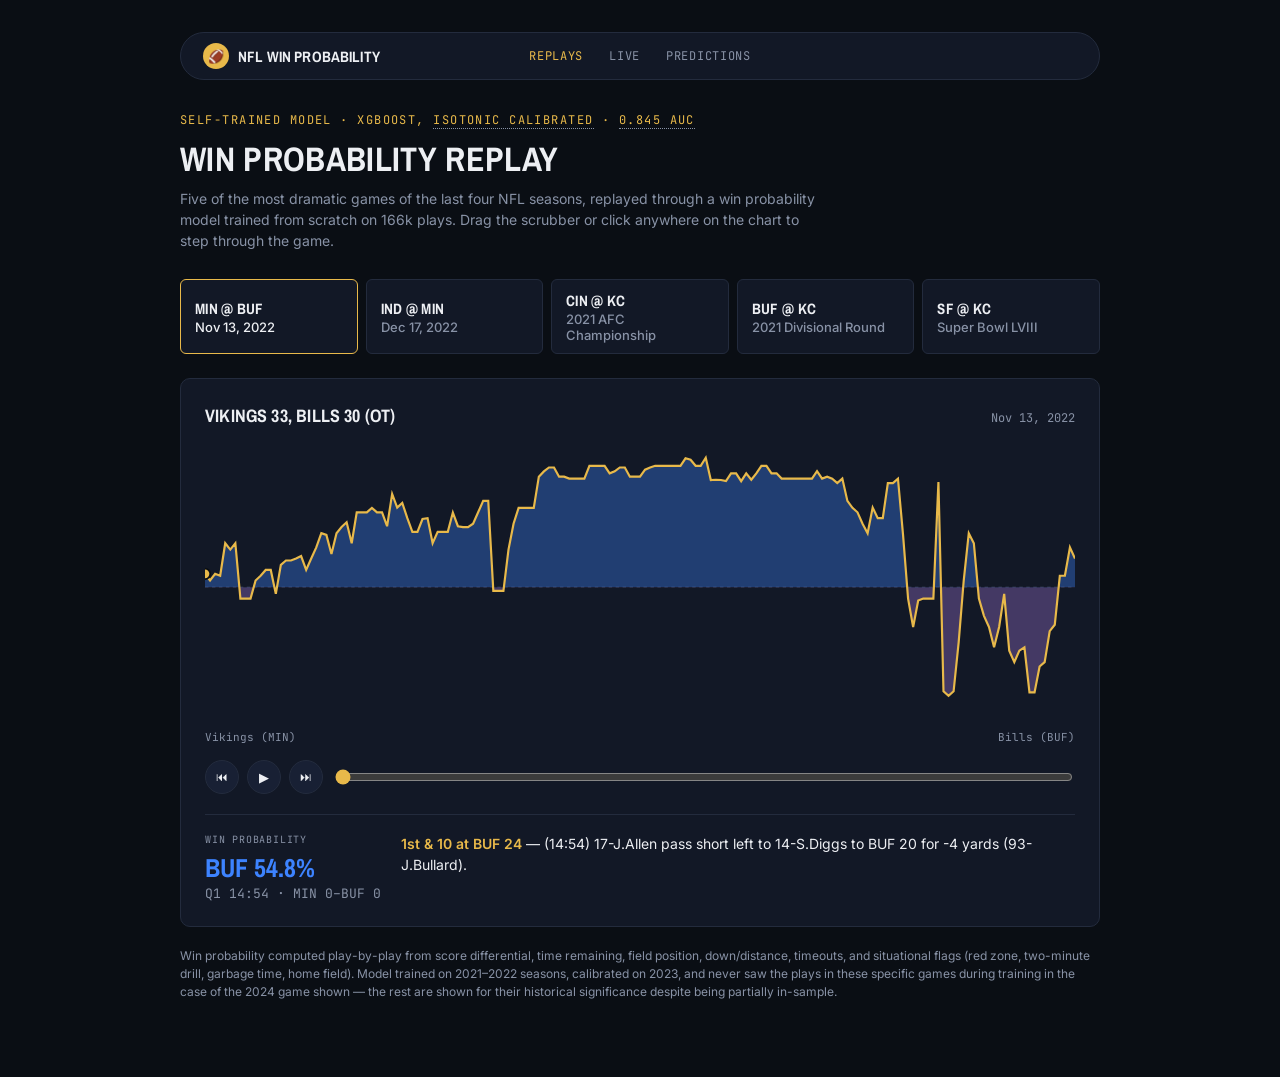
<file: frontend/replays.html>
<!DOCTYPE html>
<html lang="en">
<head>
<meta charset="UTF-8">
<meta name="viewport" content="width=device-width, initial-scale=1">
<title>Win Probability Replay</title>
<meta name="description" content="A win probability model trained from scratch on 166k NFL plays, replaying five of the most dramatic games of the last four seasons play by play.">
<meta name="theme-color" content="#0A0E14">
<meta property="og:type" content="website">
<meta property="og:title" content="NFL Win Probability Replay">
<meta property="og:description" content="A win probability model trained from scratch on 166k NFL plays, replaying five of the most dramatic games of the last four seasons play by play.">
<meta name="twitter:card" content="summary">
<meta name="twitter:title" content="NFL Win Probability Replay">
<meta name="twitter:description" content="A win probability model trained from scratch on 166k NFL plays, replaying five of the most dramatic games of the last four seasons play by play.">
<link rel="icon" href="data:image/svg+xml,%3Csvg xmlns='http://www.w3.org/2000/svg' viewBox='0 0 100 100'%3E%3Ctext y='.9em' font-size='90'%3E%F0%9F%8F%88%3C/text%3E%3C/svg%3E">
<link rel="preconnect" href="https://fonts.googleapis.com">
<link href="https://fonts.googleapis.com/css2?family=Archivo+Narrow:wght@600;700&family=Inter:wght@400;500;600&family=JetBrains+Mono:wght@400;500&display=swap" rel="stylesheet">
<style>
  :root {
    --bg: #0A0E14;
    --panel: #121826;
    --panel-2: #182034;
    --border: #232B3D;
    --text: #EDEFF3;
    --text-secondary: #8892A6;
    --gold: #E8B94A;
  }
  * { box-sizing: border-box; }
  body {
    margin: 0;
    background: var(--bg);
    color: var(--text);
    font-family: 'Inter', system-ui, sans-serif;
    padding: 32px 24px 64px;
  }
  .wrap { max-width: 920px; margin: 0 auto; }
  .topnav {
    display: grid;
    grid-template-columns: 1fr auto 1fr;
    align-items: center;
    gap: 12px;
    background: var(--panel);
    border: 1px solid var(--border);
    border-radius: 999px;
    padding: 10px 22px;
    margin-bottom: 32px;
  }
  .topnav-brand {
    justify-self: start;
    display: flex;
    align-items: center;
    gap: 9px;
    color: var(--text);
    text-decoration: none;
    font-family: 'Archivo Narrow', sans-serif;
    font-weight: 700;
    font-size: 15px;
    letter-spacing: 0.01em;
    text-transform: uppercase;
    white-space: nowrap;
  }
  .topnav-badge {
    width: 26px;
    height: 26px;
    flex-shrink: 0;
    border-radius: 50%;
    background: var(--gold);
    display: flex;
    align-items: center;
    justify-content: center;
    font-size: 13px;
  }
  .topnav-links {
    justify-self: center;
    display: flex;
    gap: 26px;
    font-family: 'JetBrains Mono', monospace;
    font-size: 12px;
    letter-spacing: 0.06em;
    text-transform: uppercase;
  }
  .topnav-links a {
    color: var(--text-secondary);
    text-decoration: none;
    transition: color 0.15s ease;
  }
  .topnav-links a:hover { color: var(--text); }
  .topnav-links a.active { color: var(--gold); }
  .topnav-right { justify-self: end; }
  @media (max-width: 560px) {
    .topnav { grid-template-columns: 1fr; justify-items: center; border-radius: 20px; row-gap: 10px; padding: 16px 18px; }
    .topnav-brand, .topnav-links { justify-self: center; }
  }
  .eyebrow {
    font-family: 'JetBrains Mono', monospace;
    font-size: 12px;
    letter-spacing: 0.12em;
    text-transform: uppercase;
    color: var(--gold);
    margin: 0 0 8px;
  }
  .eyebrow a { color: inherit; }
  h1 {
    font-family: 'Archivo Narrow', sans-serif;
    font-weight: 700;
    font-size: 34px;
    letter-spacing: 0.01em;
    margin: 0 0 6px;
    text-transform: uppercase;
  }
  .sub {
    color: var(--text-secondary);
    font-size: 14px;
    margin: 0 0 28px;
    max-width: 640px;
    line-height: 1.5;
  }
  .game-picker {
    display: grid;
    grid-template-columns: repeat(auto-fill, minmax(150px, 1fr));
    gap: 8px;
    margin-bottom: 24px;
  }
  .game-btn {
    background: var(--panel);
    border: 1px solid var(--border);
    color: var(--text-secondary);
    font-family: 'Inter', sans-serif;
    font-size: 13px;
    font-weight: 500;
    padding: 10px 14px;
    border-radius: 6px;
    cursor: pointer;
    text-align: left;
    transition: border-color 0.15s ease, color 0.15s ease, transform 0.15s ease;
  }
  .game-btn:hover { border-color: #3A445C; transform: translateY(-1px); }
  .game-btn:active { transform: translateY(0); }
  .game-btn.active {
    border-color: var(--gold);
    color: var(--text);
  }
  .game-btn .matchup {
    font-family: 'Archivo Narrow', sans-serif;
    font-weight: 700;
    font-size: 15px;
    color: var(--text);
    text-transform: uppercase;
    letter-spacing: 0.02em;
  }
  .panel {
    background: var(--panel);
    border: 1px solid var(--border);
    border-radius: 10px;
    padding: 24px;
  }
  .panel-content {
    animation: wp-fade-in 0.25s ease;
  }
  @keyframes wp-fade-in {
    from { opacity: 0; transform: translateY(2px); }
    to { opacity: 1; transform: translateY(0); }
  }
  .panel-header {
    display: flex;
    justify-content: space-between;
    align-items: baseline;
    margin-bottom: 4px;
    flex-wrap: wrap;
    gap: 8px;
  }
  .game-title {
    font-family: 'Archivo Narrow', sans-serif;
    font-weight: 700;
    font-size: 18px;
    text-transform: uppercase;
    letter-spacing: 0.01em;
  }
  .game-context {
    font-size: 12px;
    color: var(--text-secondary);
    font-family: 'JetBrains Mono', monospace;
  }
  .chart-area { position: relative; margin: 20px 0 8px; }
  svg { display: block; width: 100%; height: auto; cursor: crosshair; }
  .team-labels {
    display: flex;
    justify-content: space-between;
    font-family: 'JetBrains Mono', monospace;
    font-size: 11px;
    color: var(--text-secondary);
    margin-top: -4px;
  }
  .readout {
    margin-top: 20px;
    padding-top: 18px;
    border-top: 1px solid var(--border);
    display: flex;
    gap: 20px;
    align-items: flex-start;
  }
  .readout-stat { flex-shrink: 0; min-width: 96px; }
  .readout-label {
    font-family: 'JetBrains Mono', monospace;
    font-size: 10px;
    text-transform: uppercase;
    letter-spacing: 0.08em;
    color: var(--text-secondary);
    margin-bottom: 4px;
  }
  .readout-value {
    font-family: 'Archivo Narrow', sans-serif;
    font-weight: 700;
    font-size: 26px;
  }
  .readout-time {
    font-family: 'JetBrains Mono', monospace;
    font-size: 13px;
    color: var(--text-secondary);
  }
  .readout-desc {
    font-size: 14px;
    line-height: 1.5;
    color: var(--text);
    flex: 1;
  }
  .down-distance {
    color: var(--gold);
    font-weight: 600;
  }
  .controls {
    display: flex;
    align-items: center;
    gap: 8px;
    margin-top: 16px;
  }
  .play-btn {
    background: var(--panel-2);
    border: 1px solid var(--border);
    color: var(--text);
    width: 34px; height: 34px;
    border-radius: 50%;
    cursor: pointer;
    display: flex;
    align-items: center;
    justify-content: center;
    font-size: 13px;
    flex-shrink: 0;
  }
  .play-btn:hover { border-color: var(--gold); }
  .play-btn:active { transform: scale(0.92); }
  .play-btn {
    transition: border-color 0.15s ease, transform 0.1s ease;
  }
  .step-btn { font-size: 12px; }
  input[type="range"] { margin-left: 4px; }
  input[type="range"] {
    flex: 1;
    accent-color: var(--gold);
  }
  #scrubDot {
    transition: cx 0.12s linear, cy 0.12s linear;
  }
  #wpLine {
    transition: stroke-dashoffset 0.65s cubic-bezier(0.16, 1, 0.3, 1);
  }
  .wp-area {
    transition: opacity 0.5s ease-out;
  }
  .footnote {
    font-size: 12px;
    color: var(--text-secondary);
    margin-top: 20px;
    line-height: 1.5;
  }
  .term {
    cursor: help;
    border-bottom: 1px dotted var(--text-secondary);
  }
  :focus-visible {
    outline: 2px solid var(--gold);
    outline-offset: 2px;
  }
  @media (max-width: 480px) {
    /* Side-by-side squeezes the play description into a ~140px column
       that wraps one word per line - stack instead so it gets full width. */
    .readout { flex-direction: column; gap: 12px; }
    .readout-stat { min-width: 0; }
  }
  @media (prefers-reduced-motion: reduce) {
    * { transition-duration: 0.01ms !important; animation-duration: 0.01ms !important; }
  }
</style>
</head>
<body>
<div class="wrap">
  <nav class="topnav" aria-label="Site">
    <a class="topnav-brand" href="./index.html">
      <span class="topnav-badge" aria-hidden="true">&#127944;</span>
      NFL Win Probability
    </a>
    <div class="topnav-links">
      <a href="./replays.html" class="active" aria-current="page">Replays</a>
      <a href="./live.html">Live</a>
      <a href="./season.html">Predictions</a>
    </div>
    <span class="topnav-right"></span>
  </nav>

  <header>
    <p class="eyebrow">Self-trained model &middot; XGBoost, <span class="term" title="Adjusted so a predicted 70% actually wins about 70% of the time - not just ranked correctly, but numerically honest.">isotonic calibrated</span> &middot; <span class="term" title="A 0-1 score of how well the model ranks likely winners over losers. 0.5 is a coin flip, 1.0 is perfect.">0.845 AUC</span></p>
    <h1>Win probability replay</h1>
    <p class="sub">Five of the most dramatic games of the last four NFL seasons, replayed through a win probability model trained from scratch on 166k plays. Drag the scrubber or click anywhere on the chart to step through the game.</p>
  </header>

  <main>
    <div class="game-picker" id="gamePicker" role="group" aria-label="Select a game to replay"></div>

    <div class="panel">
      <div class="panel-content">
        <div class="panel-header">
          <div class="game-title" id="gameTitle"></div>
          <div class="game-context" id="gameContext"></div>
        </div>
        <div class="chart-area">
          <svg id="chart" viewBox="0 0 1000 320" preserveAspectRatio="none" role="img" aria-label="Win probability chart for the selected play"></svg>
        </div>
        <div class="team-labels">
          <span id="awayLabel"></span>
          <span id="homeLabel"></span>
        </div>
        <div class="controls">
          <button class="play-btn step-btn" id="stepBackBtn" aria-label="Previous play">&#9198;</button>
          <button class="play-btn" id="playBtn" aria-label="Play" aria-pressed="false">&#9654;</button>
          <button class="play-btn step-btn" id="stepForwardBtn" aria-label="Next play">&#9197;</button>
          <input type="range" id="scrubber" min="0" max="100" value="0" aria-label="Play scrubber">
        </div>
        <div class="readout" aria-live="polite">
          <div class="readout-stat">
            <div class="readout-label">Win probability</div>
            <div class="readout-value" id="wpValue">--</div>
            <div class="readout-time" id="timeValue">--</div>
          </div>
          <div class="readout-desc" id="descValue">Select a play to see the win probability swing.</div>
        </div>
      </div>
    </div>
  </main>

  <footer>
    <p class="footnote">Win probability computed play-by-play from score differential, time remaining, field position, down/distance, timeouts, and situational flags (red zone, two-minute drill, garbage time, home field). Model trained on 2021&ndash;2022 seasons, calibrated on 2023, and never saw the plays in these specific games during training in the case of the 2024 game shown &mdash; the rest are shown for their historical significance despite being partially in-sample.</p>
  </footer>
</div>

<script>
// Covers all 32 teams so the live tracker can show any matchup, not just
// the 6 teams in the showcase replays. WAS/WSH both map to Washington -
// nflverse (historical showcase data) uses "WAS", ESPN (live feed) uses "WSH".
// Lightened from each team's true brand color so every one is readable as
// text/fills on our dark theme - many NFL primaries (navy, black) fail
// WCAG AA contrast here at full darkness (HSL lightness raised per-color
// until contrast >= 4.5:1 against the panel background, hue preserved).
const TEAM_COLORS = {
  ARI: '#da5e7b', ATL: '#e6566e', BAL: '#8a7be5', BUF: '#3d83ff',
  CAR: '#00a8ff', CHI: '#5d88d5', CIN: '#FB4F14', CLE: '#ff9700',
  DAL: '#3a88f3', DEN: '#0f87ff', DET: '#00a5ff', GB: '#53ac95',
  HOU: '#0fa3f0', IND: '#1f87ff', JAX: '#648cb4', KC: '#ec5068',
  LAC: '#00a5ff', LAR: '#3d83ff', LV: '#A5ACAF', MIA: '#00f0ff',
  MIN: '#a075d7', NE: '#0f87ff', NO: '#D3BC8D', NYG: '#5e83ed',
  NYJ: '#2cd39b', PHI: '#00e7ff', PIT: '#FFB612', SEA: '#69BE28',
  SF: '#ff3838', TB: '#f64646', TEN: '#4B92DB', WAS: '#dc6060', WSH: '#dc6060'
};
const TEAM_NAMES = {
  ARI: 'Cardinals', ATL: 'Falcons', BAL: 'Ravens', BUF: 'Bills',
  CAR: 'Panthers', CHI: 'Bears', CIN: 'Bengals', CLE: 'Browns',
  DAL: 'Cowboys', DEN: 'Broncos', DET: 'Lions', GB: 'Packers',
  HOU: 'Texans', IND: 'Colts', JAX: 'Jaguars', KC: 'Chiefs',
  LAC: 'Chargers', LAR: 'Rams', LV: 'Raiders', MIA: 'Dolphins',
  MIN: 'Vikings', NE: 'Patriots', NO: 'Saints', NYG: 'Giants',
  NYJ: 'Jets', PHI: 'Eagles', PIT: 'Steelers', SEA: 'Seahawks',
  SF: '49ers', TB: 'Buccaneers', TEN: 'Titans', WAS: 'Commanders', WSH: 'Commanders'
};

let GAMES = {};
let currentGameId = null;
let playIndex = 0;
let playTimer = null;

async function loadData() {
  const res = await fetch('games_data.json');
  if (!res.ok) throw new Error(`Failed to fetch games_data.json (${res.status})`);
  GAMES = await res.json();
  const ids = Object.keys(GAMES);
  buildPicker(ids);
  selectGame(ids[0]);
}

function buildPicker(ids) {
  const picker = document.getElementById('gamePicker');
  picker.innerHTML = '';
  ids.forEach(id => {
    const g = GAMES[id];
    const btn = document.createElement('button');
    btn.className = 'game-btn' + (id === currentGameId ? ' active' : '');
    btn.setAttribute('aria-pressed', id === currentGameId ? 'true' : 'false');
    btn.innerHTML = `<div class="matchup">${g.away} @ ${g.home}</div><div>${g.label.split(' \u2014 ')[1] || ''}</div>`;
    btn.onclick = () => selectGame(id);
    btn.dataset.id = id;
    picker.appendChild(btn);
  });
}

function selectGame(id) {
  // Re-clicking the already-selected game would otherwise silently wipe
  // the viewer's scrub position back to the start for no reason.
  if (id === currentGameId) return;
  currentGameId = id;
  playIndex = 0;
  stopPlay();
  document.querySelectorAll('.game-btn').forEach(b => {
    const isActive = b.dataset.id === id;
    b.classList.toggle('active', isActive);
    b.setAttribute('aria-pressed', isActive ? 'true' : 'false');
  });
  const g = GAMES[id];
  document.getElementById('gameTitle').textContent = g.label.split(' \u2014 ')[0];
  document.getElementById('gameContext').textContent = g.label.split(' \u2014 ').slice(1).join(' \u2014 ');
  document.getElementById('awayLabel').textContent = `${TEAM_NAMES[g.away] || g.away} (${g.away})`;
  document.getElementById('homeLabel').textContent = `${TEAM_NAMES[g.home] || g.home} (${g.home})`;
  document.getElementById('scrubber').max = g.plays.length - 1;
  document.getElementById('scrubber').value = 0;
  drawChart(g);
  updateReadout(0);

  // Retrigger the fade-in whisper on the panel content each time the game changes.
  const content = document.querySelector('.panel-content');
  content.style.animation = 'none';
  void content.offsetWidth;
  content.style.animation = '';
}

function drawChart(g) {
  const svg = document.getElementById('chart');
  const n = g.plays.length;
  const W = 1000, H = 320, MID = H / 2;
  const homeColor = TEAM_COLORS[g.home] || '#E8B94A';
  const awayColor = TEAM_COLORS[g.away] || '#5FA8D3';

  const pts = g.plays.map((p, i) => {
    const x = (i / (n - 1)) * W;
    const y = H - (p[2] / 100) * H;
    return [x, y];
  });

  const linePath = 'M ' + pts.map(p => p.join(',')).join(' L ');
  const areaAbove = 'M0,' + MID + ' L ' + pts.map(p => p.join(',')).join(' L ') + ' L ' + W + ',' + MID + ' Z';

  svg.innerHTML = `
    <line x1="0" y1="${MID}" x2="${W}" y2="${MID}" stroke="#232B3D" stroke-width="2" stroke-dasharray="4,4"/>
    <clipPath id="clipAbove"><rect x="0" y="0" width="${W}" height="${MID}"/></clipPath>
    <clipPath id="clipBelow"><rect x="0" y="${MID}" width="${W}" height="${MID}"/></clipPath>
    <path class="wp-area" d="${areaAbove}" fill="${homeColor}" fill-opacity="0.35" clip-path="url(#clipAbove)" style="opacity:0"/>
    <path class="wp-area" d="${areaAbove}" fill="${awayColor}" fill-opacity="0.35" clip-path="url(#clipBelow)" style="opacity:0"/>
    <path id="wpLine" d="${linePath}" fill="none" stroke="#E8B94A" stroke-width="2.5"/>
    <circle id="scrubDot" cx="0" cy="${MID}" r="6" fill="#E8B94A" stroke="#0A0E14" stroke-width="2"/>
  `;

  // The line-draw is this product's one authored moment: picking a game
  // traces its whole win-probability history left to right, rather than
  // popping in fully-formed. Only fires here (once per game selection),
  // never on per-play scrub updates.
  const lineEl = document.getElementById('wpLine');
  const areaEls = svg.querySelectorAll('.wp-area');
  const len = lineEl.getTotalLength();
  lineEl.style.strokeDasharray = len;
  lineEl.style.strokeDashoffset = len;
  lineEl.getBoundingClientRect(); // force reflow so the transition below actually animates
  requestAnimationFrame(() => {
    lineEl.style.strokeDashoffset = '0';
    areaEls.forEach(el => { el.style.opacity = '1'; });
  });

  svg.onclick = (e) => {
    const rect = svg.getBoundingClientRect();
    const frac = (e.clientX - rect.left) / rect.width;
    const idx = Math.round(frac * (n - 1));
    playIndex = Math.max(0, Math.min(n - 1, idx));
    document.getElementById('scrubber').value = playIndex;
    updateReadout(playIndex);
  };
}

const DOWN_ORDINALS = { 1: '1st', 2: '2nd', 3: '3rd', 4: '4th' };
function formatDownDistance(down, ydstogo) {
  if (!down) return '';
  const ordinal = DOWN_ORDINALS[down] || `${down}th`;
  return (ydstogo === null || ydstogo === undefined) ? `${ordinal} down` : `${ordinal} & ${ydstogo}`;
}

// nflverse numbers periods past regulation sequentially (5 = OT, 6 = 2OT, ...)
// rather than resetting - "Q5" reads as a typo, so spell it out.
function formatQuarter(q) {
  return q <= 4 ? `Q${q}` : (q === 5 ? 'OT' : `${q - 4}OT`);
}

function updateReadout(idx) {
  const g = GAMES[currentGameId];
  if (!g || !g.plays.length) return;
  const p = g.plays[idx];
  const [q, secsLeft, homeWp, desc, down, ydstogo, fieldPosition, homeScore, awayScore] = p;
  const dot = document.getElementById('scrubDot');
  const n = g.plays.length;
  const x = (idx / (n - 1)) * 1000;
  const y = 320 - (homeWp / 100) * 320;
  if (dot) { dot.setAttribute('cx', x); dot.setAttribute('cy', y); }

  const leadingTeam = homeWp >= 50 ? g.home : g.away;
  const leadingPct = homeWp >= 50 ? homeWp : 100 - homeWp;
  document.getElementById('wpValue').textContent = `${leadingTeam} ${leadingPct.toFixed(1)}%`;
  document.getElementById('wpValue').style.color = TEAM_COLORS[leadingTeam] || '#E8B94A';

  // secsLeft counts down within the current period (max 900, i.e. 15:00).
  // secsLeft % 900 === 0 means the period just started (15:00 on the clock),
  // not that no time remains - `|| 900` corrects that edge case.
  const inQuarter = secsLeft % 900 || (secsLeft > 0 ? 900 : 0);
  const mm = Math.floor(inQuarter / 60);
  const ss = Math.floor(inQuarter % 60);
  let timeText = `${formatQuarter(q)} ${mm}:${ss.toString().padStart(2,'0')}`;
  if (homeScore !== undefined && awayScore !== undefined && homeScore !== null && awayScore !== null) {
    timeText += ` · ${g.away} ${awayScore}–${g.home} ${homeScore}`;
  }
  document.getElementById('timeValue').textContent = timeText;

  const descEl = document.getElementById('descValue');
  descEl.textContent = '';
  let ddText = formatDownDistance(down, ydstogo);
  if (ddText && fieldPosition) ddText += ` at ${fieldPosition}`;
  if (ddText) {
    const ddSpan = document.createElement('span');
    ddSpan.className = 'down-distance';
    ddSpan.textContent = ddText;
    descEl.appendChild(ddSpan);
    descEl.appendChild(document.createTextNode(' — ' + (desc || '(No play description)')));
  } else {
    descEl.textContent = desc || '(No play description)';
  }
}

function step(delta) {
  const g = GAMES[currentGameId];
  if (!g) return;
  stopPlay();
  playIndex = Math.max(0, Math.min(g.plays.length - 1, playIndex + delta));
  document.getElementById('scrubber').value = playIndex;
  updateReadout(playIndex);
}

document.getElementById('scrubber').addEventListener('input', (e) => {
  playIndex = parseInt(e.target.value);
  updateReadout(playIndex);
});

function stopPlay() {
  clearInterval(playTimer);
  playTimer = null;
  const btn = document.getElementById('playBtn');
  btn.innerHTML = '&#9654;';
  btn.setAttribute('aria-label', 'Play');
  btn.setAttribute('aria-pressed', 'false');
}

function togglePlay() {
  const g = GAMES[currentGameId];
  if (playTimer) {
    stopPlay();
    return;
  }
  if (playIndex >= g.plays.length - 1) playIndex = 0;
  const btn = document.getElementById('playBtn');
  btn.innerHTML = '&#10074;&#10074;';
  btn.setAttribute('aria-label', 'Pause');
  btn.setAttribute('aria-pressed', 'true');
  playTimer = setInterval(() => {
    playIndex++;
    if (playIndex >= g.plays.length) {
      stopPlay();
      playIndex = g.plays.length - 1;
      return;
    }
    document.getElementById('scrubber').value = playIndex;
    updateReadout(playIndex);
  }, 90);
}

document.getElementById('playBtn').addEventListener('click', togglePlay);
document.getElementById('stepBackBtn').addEventListener('click', () => step(-1));
document.getElementById('stepForwardBtn').addEventListener('click', () => step(1));

document.addEventListener('keydown', (e) => {
  if (!GAMES[currentGameId]) return;
  if (e.key === 'ArrowRight') {
    e.preventDefault();
    step(1);
  } else if (e.key === 'ArrowLeft') {
    e.preventDefault();
    step(-1);
  } else if (e.key === ' ') {
    e.preventDefault();
    togglePlay();
  }
});

loadData().catch((err) => {
  console.error(err);
  document.getElementById('gameTitle').textContent = "Couldn't load game data";
  document.getElementById('gameContext').textContent = 'Check your connection and reload the page.';
});
</script>
</body>
</html>
</file>
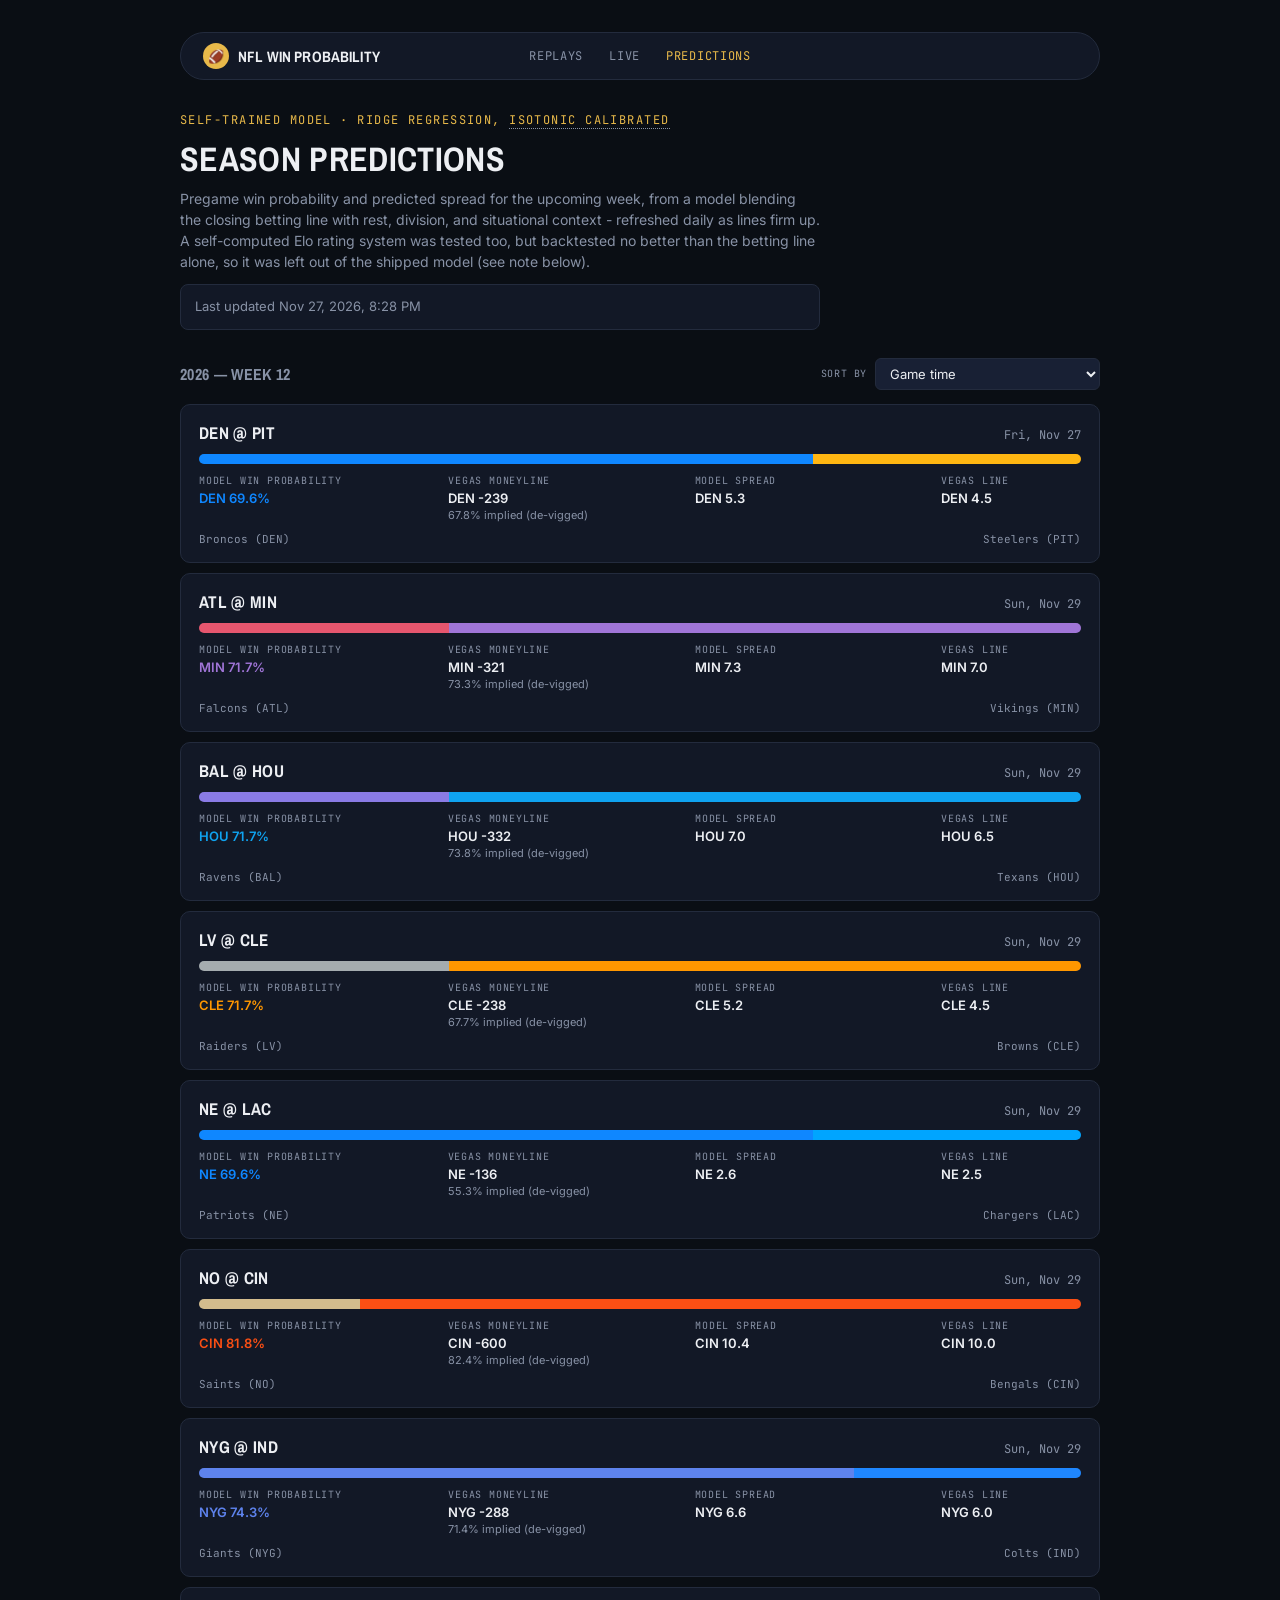
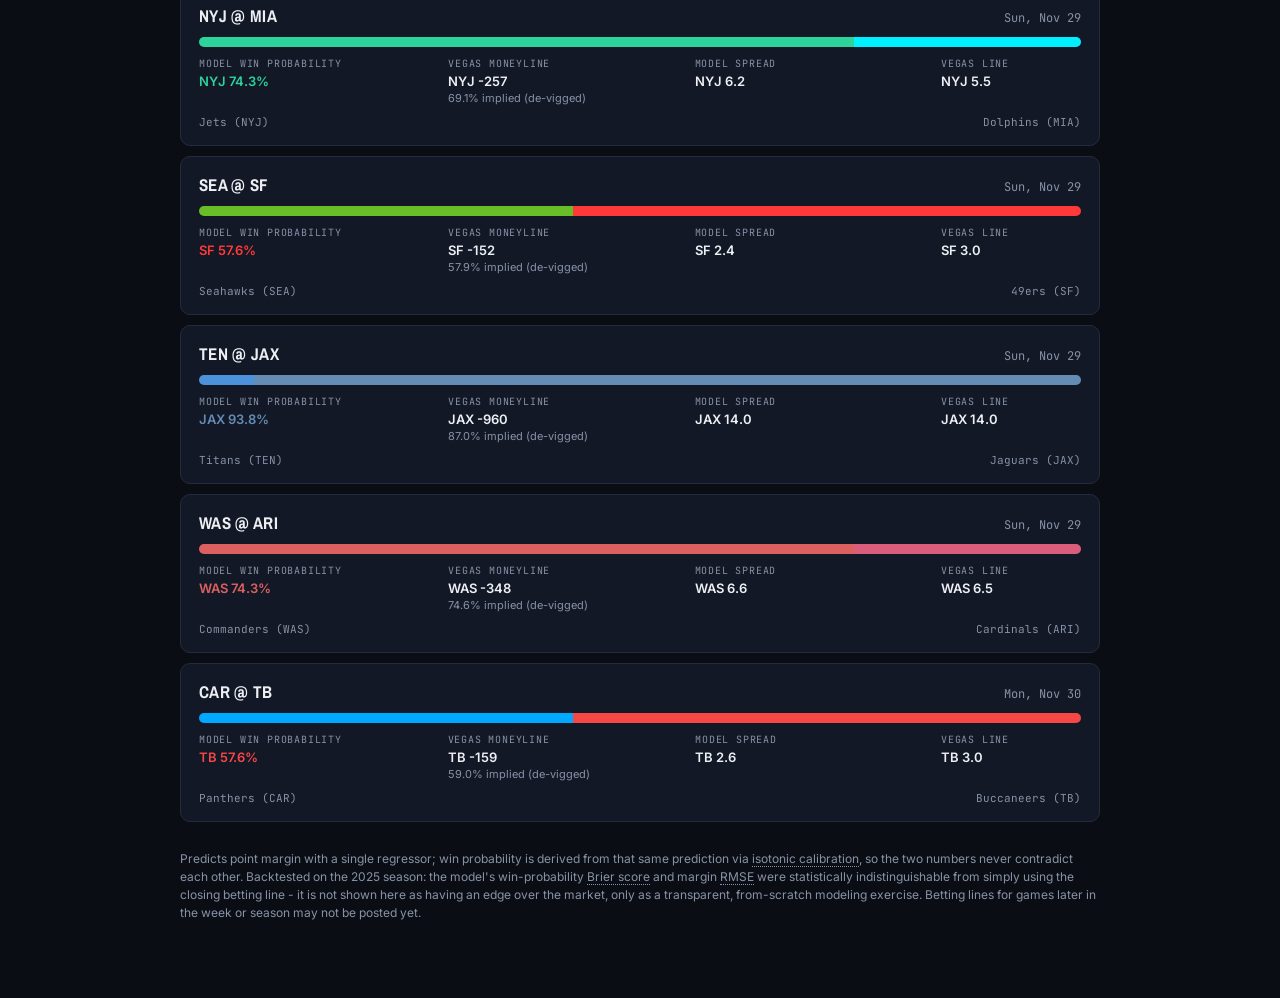
<file: frontend/season.html>
<!DOCTYPE html>
<html lang="en">
<head>
<meta charset="UTF-8">
<meta name="viewport" content="width=device-width, initial-scale=1">
<title>Season Predictions</title>
<meta name="description" content="Pregame NFL win probability and spread predictions, benchmarked honestly against the closing betting line.">
<meta name="theme-color" content="#0A0E14">
<meta property="og:type" content="website">
<meta property="og:title" content="NFL Season Predictions">
<meta property="og:description" content="Pregame NFL win probability and spread predictions, benchmarked honestly against the closing betting line.">
<meta name="twitter:card" content="summary">
<meta name="twitter:title" content="NFL Season Predictions">
<meta name="twitter:description" content="Pregame NFL win probability and spread predictions, benchmarked honestly against the closing betting line.">
<link rel="icon" href="data:image/svg+xml,%3Csvg xmlns='http://www.w3.org/2000/svg' viewBox='0 0 100 100'%3E%3Ctext y='.9em' font-size='90'%3E%F0%9F%8F%88%3C/text%3E%3C/svg%3E">
<link rel="preconnect" href="https://fonts.googleapis.com">
<link href="https://fonts.googleapis.com/css2?family=Archivo+Narrow:wght@600;700&family=Inter:wght@400;500;600&family=JetBrains+Mono:wght@400;500&display=swap" rel="stylesheet">
<style>
  :root {
    --bg: #0A0E14;
    --panel: #121826;
    --panel-2: #182034;
    --border: #232B3D;
    --text: #EDEFF3;
    --text-secondary: #8892A6;
    --gold: #E8B94A;
  }
  * { box-sizing: border-box; }
  body {
    margin: 0;
    background: var(--bg);
    color: var(--text);
    font-family: 'Inter', system-ui, sans-serif;
    padding: 32px 24px 64px;
  }
  .wrap { max-width: 920px; margin: 0 auto; }
  .topnav {
    display: grid;
    grid-template-columns: 1fr auto 1fr;
    align-items: center;
    gap: 12px;
    background: var(--panel);
    border: 1px solid var(--border);
    border-radius: 999px;
    padding: 10px 22px;
    margin-bottom: 32px;
  }
  .topnav-brand {
    justify-self: start;
    display: flex;
    align-items: center;
    gap: 9px;
    color: var(--text);
    text-decoration: none;
    font-family: 'Archivo Narrow', sans-serif;
    font-weight: 700;
    font-size: 15px;
    letter-spacing: 0.01em;
    text-transform: uppercase;
    white-space: nowrap;
  }
  .topnav-badge {
    width: 26px;
    height: 26px;
    flex-shrink: 0;
    border-radius: 50%;
    background: var(--gold);
    display: flex;
    align-items: center;
    justify-content: center;
    font-size: 13px;
  }
  .topnav-links {
    justify-self: center;
    display: flex;
    gap: 26px;
    font-family: 'JetBrains Mono', monospace;
    font-size: 12px;
    letter-spacing: 0.06em;
    text-transform: uppercase;
  }
  .topnav-links a {
    color: var(--text-secondary);
    text-decoration: none;
    transition: color 0.15s ease;
  }
  .topnav-links a:hover { color: var(--text); }
  .topnav-links a.active { color: var(--gold); }
  .topnav-right { justify-self: end; }
  @media (max-width: 560px) {
    .topnav { grid-template-columns: 1fr; justify-items: center; border-radius: 20px; row-gap: 10px; padding: 16px 18px; }
    .topnav-brand, .topnav-links { justify-self: center; }
  }
  .eyebrow {
    font-family: 'JetBrains Mono', monospace;
    font-size: 12px;
    letter-spacing: 0.12em;
    text-transform: uppercase;
    color: var(--gold);
    margin: 0 0 8px;
  }
  .eyebrow a { color: inherit; }
  h1 {
    font-family: 'Archivo Narrow', sans-serif;
    font-weight: 700;
    font-size: 34px;
    letter-spacing: 0.01em;
    margin: 0 0 6px;
    text-transform: uppercase;
  }
  .sub {
    color: var(--text-secondary);
    font-size: 14px;
    margin: 0 0 12px;
    max-width: 640px;
    line-height: 1.5;
  }
  .honesty-note {
    font-size: 13px;
    color: var(--text-secondary);
    background: var(--panel);
    border: 1px solid var(--border);
    border-radius: 8px;
    padding: 12px 14px;
    margin: 0 0 28px;
    line-height: 1.5;
    max-width: 640px;
  }
  .honesty-note strong { color: var(--text); }
  .list-header {
    display: flex;
    justify-content: space-between;
    align-items: center;
    flex-wrap: wrap;
    gap: 10px;
    margin: 0 0 14px;
  }
  .week-heading {
    font-family: 'Archivo Narrow', sans-serif;
    font-weight: 700;
    font-size: 16px;
    text-transform: uppercase;
    letter-spacing: 0.02em;
    color: var(--text-secondary);
    margin: 0;
  }
  .sort-control {
    display: flex;
    align-items: center;
    gap: 8px;
  }
  .sort-control label {
    font-family: 'JetBrains Mono', monospace;
    font-size: 10px;
    text-transform: uppercase;
    letter-spacing: 0.06em;
    color: var(--text-secondary);
  }
  .sort-control select {
    background: var(--panel-2);
    color: var(--text);
    border: 1px solid var(--border);
    border-radius: 6px;
    padding: 6px 10px;
    font-family: 'Inter', sans-serif;
    font-size: 13px;
    cursor: pointer;
  }
  .sort-control select:hover { border-color: #3A445C; }
  .games {
    display: flex;
    flex-direction: column;
    gap: 10px;
  }
  .game-card {
    background: var(--panel);
    border: 1px solid var(--border);
    border-radius: 10px;
    padding: 16px 18px;
  }
  .game-card.reveal {
    opacity: 0;
    transform: translateY(24px);
    transition: opacity 0.5s ease, transform 0.5s ease;
  }
  .game-card.reveal.in-view {
    opacity: 1;
    transform: translateY(0);
  }
  @media (prefers-reduced-motion: reduce) {
    .game-card.reveal { opacity: 1; transform: none; transition: none; }
    .prob-bar div { transition: none; }
  }
  .game-row {
    display: flex;
    justify-content: space-between;
    align-items: baseline;
    flex-wrap: wrap;
    gap: 6px;
    margin-bottom: 10px;
  }
  .matchup {
    font-family: 'Archivo Narrow', sans-serif;
    font-weight: 700;
    font-size: 17px;
    text-transform: uppercase;
    letter-spacing: 0.02em;
  }
  .gameday {
    font-family: 'JetBrains Mono', monospace;
    font-size: 12px;
    color: var(--text-secondary);
  }
  .prob-bar {
    display: flex;
    height: 10px;
    border-radius: 5px;
    overflow: hidden;
    background: var(--panel-2);
    margin-bottom: 10px;
  }
  /* Each segment is laid out at its real final width immediately (no width
     transition - that's layout-thrashing) and grows in from zero via a
     left-anchored scaleX, so the split visibly builds itself in as the card
     reveals. Triggered by the reveal observer below, not on render. */
  .prob-bar div {
    height: 100%;
    transform-origin: left;
    transform: scaleX(0);
    transition: transform 0.6s cubic-bezier(0.16, 1, 0.3, 1);
  }
  .game-card.in-view .prob-bar div {
    transform: scaleX(1);
  }
  .compare {
    display: flex;
    justify-content: space-between;
    flex-wrap: wrap;
    gap: 10px;
    font-size: 13px;
  }
  .compare-col { min-width: 140px; }
  .compare-label {
    font-family: 'JetBrains Mono', monospace;
    font-size: 10px;
    text-transform: uppercase;
    letter-spacing: 0.08em;
    color: var(--text-secondary);
    margin-bottom: 3px;
  }
  .compare-value { font-weight: 600; }
  .compare-subvalue {
    font-size: 11px;
    color: var(--text-secondary);
    margin-top: 2px;
  }
  .empty-state {
    color: var(--text-secondary);
    font-size: 14px;
    padding: 40px 24px;
    text-align: center;
    border: 1px dashed var(--border);
    border-radius: 10px;
  }
  .footnote {
    font-size: 12px;
    color: var(--text-secondary);
    margin-top: 28px;
    line-height: 1.5;
  }
  .term {
    cursor: help;
    border-bottom: 1px dotted var(--text-secondary);
  }
  :focus-visible {
    outline: 2px solid var(--gold);
    outline-offset: 2px;
  }
</style>
</head>
<body>
<div class="wrap">
  <nav class="topnav" aria-label="Site">
    <a class="topnav-brand" href="./index.html">
      <span class="topnav-badge" aria-hidden="true">&#127944;</span>
      NFL Win Probability
    </a>
    <div class="topnav-links">
      <a href="./replays.html">Replays</a>
      <a href="./live.html">Live</a>
      <a href="./season.html" class="active" aria-current="page">Predictions</a>
    </div>
    <span class="topnav-right"></span>
  </nav>

  <header>
    <p class="eyebrow">Self-trained model &middot; Ridge regression, <span class="term" title="Adjusted so a predicted 70% actually wins about 70% of the time - not just ranked correctly, but numerically honest.">isotonic calibrated</span></p>
    <h1>Season predictions</h1>
    <p class="sub">Pregame win probability and predicted spread for the upcoming week, from a model blending the closing betting line with rest, division, and situational context - refreshed daily as lines firm up. A self-computed Elo rating system was tested too, but backtested no better than the betting line alone, so it was left out of the shipped model (see note below).</p>
    <p class="honesty-note" id="honestyNote">Loading...</p>
  </header>

  <main>
    <div class="list-header">
      <div class="week-heading" id="weekHeading"></div>
      <div class="sort-control">
        <label for="sortSelect">Sort by</label>
        <select id="sortSelect">
          <option value="date">Game time</option>
          <option value="spread-desc">Biggest predicted spread</option>
          <option value="spread-asc">Smallest predicted spread</option>
          <option value="diff-desc">Biggest vs. Vegas difference</option>
          <option value="diff-asc">Smallest vs. Vegas difference</option>
        </select>
      </div>
    </div>
    <div class="games" id="games">
      <div class="empty-state">Loading predictions&hellip;</div>
    </div>
  </main>

  <footer>
    <p class="footnote">Predicts point margin with a single regressor; win probability is derived from that same prediction via <span class="term" title="Adjusted so a predicted 70% actually wins about 70% of the time - not just ranked correctly, but numerically honest.">isotonic calibration</span>, so the two numbers never contradict each other. Backtested on the 2025 season: the model's win-probability <span class="term" title="A 0 (perfect) to 1 (worst) score of how accurate the win-probability predictions were.">Brier score</span> and margin <span class="term" title="Root-mean-squared error - roughly, the average size of the model's point-spread miss.">RMSE</span> were statistically indistinguishable from simply using the closing betting line - it is not shown here as having an edge over the market, only as a transparent, from-scratch modeling exercise. Betting lines for games later in the week or season may not be posted yet.</p>
  </footer>
</div>

<script>
// Covers all 32 teams. WAS/WSH both map to Washington.
// Lightened from each team's true brand color so every one is readable as
// text/fills on our dark theme - many NFL primaries (navy, black) fail
// WCAG AA contrast here at full darkness. See the "Fixing team color
// contrast" note in the project's history for the generation method
// (HSL lightness raised per-color until contrast >= 4.5:1 against the
// panel background, hue preserved).
const TEAM_COLORS = {
  ARI: '#da5e7b', ATL: '#e6566e', BAL: '#8a7be5', BUF: '#3d83ff',
  CAR: '#00a8ff', CHI: '#5d88d5', CIN: '#FB4F14', CLE: '#ff9700',
  DAL: '#3a88f3', DEN: '#0f87ff', DET: '#00a5ff', GB: '#53ac95',
  HOU: '#0fa3f0', IND: '#1f87ff', JAX: '#648cb4', KC: '#ec5068',
  LA: '#3d83ff', LAC: '#00a5ff', LAR: '#3d83ff', LV: '#A5ACAF', MIA: '#00f0ff',
  MIN: '#a075d7', NE: '#0f87ff', NO: '#D3BC8D', NYG: '#5e83ed',
  NYJ: '#2cd39b', PHI: '#00e7ff', PIT: '#FFB612', SEA: '#69BE28',
  SF: '#ff3838', TB: '#f64646', TEN: '#4B92DB', WAS: '#dc6060', WSH: '#dc6060'
};
const TEAM_NAMES = {
  ARI: 'Cardinals', ATL: 'Falcons', BAL: 'Ravens', BUF: 'Bills',
  CAR: 'Panthers', CHI: 'Bears', CIN: 'Bengals', CLE: 'Browns',
  DAL: 'Cowboys', DEN: 'Broncos', DET: 'Lions', GB: 'Packers',
  HOU: 'Texans', IND: 'Colts', JAX: 'Jaguars', KC: 'Chiefs',
  LA: 'Rams', LAC: 'Chargers', LAR: 'Rams', LV: 'Raiders', MIA: 'Dolphins',
  MIN: 'Vikings', NE: 'Patriots', NO: 'Saints', NYG: 'Giants',
  NYJ: 'Jets', PHI: 'Eagles', PIT: 'Steelers', SEA: 'Seahawks',
  SF: '49ers', TB: 'Buccaneers', TEN: 'Titans', WAS: 'Commanders', WSH: 'Commanders'
};
const GOLD = '#E8B94A';

// Published by .github/workflows/pregame-poll.yml to the live-data branch,
// served via GitHub Pages (repo Settings -> Pages -> source: live-data).
// If you host the JSON elsewhere instead, just point this at that URL.
const DATA_URL = 'https://noahfighter883.github.io/nfl-win-probability/season_predictions.json';

function formatGameday(iso) {
  const d = new Date(iso + 'T00:00:00Z');
  return d.toLocaleDateString('en-US', { weekday: 'short', month: 'short', day: 'numeric', timeZone: 'UTC' });
}

// Matches formatGameday's month/day style rather than the browser's raw
// toLocaleString() default, which mixes numeric-slash dates with seconds.
function formatUpdatedAt(iso) {
  return new Date(iso).toLocaleString('en-US', {
    month: 'short', day: 'numeric', year: 'numeric', hour: 'numeric', minute: '2-digit'
  });
}

function favoriteText(team, otherTeam, margin, line) {
  if (line === null || line === undefined) return 'Line not yet posted';
  const favorite = margin >= 0 ? team : otherTeam;
  return `${favorite} ${Math.abs(line).toFixed(1)}`;
}

// American-odds implied probability, then de-vigged (normalized so both
// sides sum to 100%) - matches train_pregame_model.py's devig_moneyline_prob,
// the same baseline the model is benchmarked against.
function impliedProb(moneyline) {
  return moneyline > 0 ? 100 / (moneyline + 100) : (-moneyline) / (-moneyline + 100);
}
function devigHomeWinProb(homeMl, awayMl) {
  const pHome = impliedProb(homeMl);
  const pAway = impliedProb(awayMl);
  return pHome / (pHome + pAway);
}
function formatMoneyline(ml) {
  return ml > 0 ? `+${ml.toFixed(0)}` : ml.toFixed(0);
}

function renderGame(g) {
  const homeColor = TEAM_COLORS[g.home] || GOLD;
  const awayColor = TEAM_COLORS[g.away] || '#5FA8D3';
  const homeName = TEAM_NAMES[g.home] || g.home;
  const awayName = TEAM_NAMES[g.away] || g.away;
  const homePct = g.home_win_prob;
  const awayPct = 100 - homePct;
  const leader = homePct >= 50 ? g.home : g.away;
  const leaderPct = homePct >= 50 ? homePct : awayPct;
  const leaderColor = TEAM_COLORS[leader] || GOLD;

  const card = document.createElement('div');
  card.className = 'game-card reveal';

  const row = document.createElement('div');
  row.className = 'game-row';
  const matchup = document.createElement('div');
  matchup.className = 'matchup';
  matchup.textContent = `${g.away} @ ${g.home}`;
  const gameday = document.createElement('div');
  gameday.className = 'gameday';
  gameday.textContent = formatGameday(g.gameday);
  row.appendChild(matchup);
  row.appendChild(gameday);
  card.appendChild(row);

  const bar = document.createElement('div');
  bar.className = 'prob-bar';
  const awayDiv = document.createElement('div');
  awayDiv.style.width = awayPct + '%';
  awayDiv.style.background = awayColor;
  const homeDiv = document.createElement('div');
  homeDiv.style.width = homePct + '%';
  homeDiv.style.background = homeColor;
  bar.appendChild(awayDiv);
  bar.appendChild(homeDiv);
  card.appendChild(bar);

  const compare = document.createElement('div');
  compare.className = 'compare';

  const wpCol = document.createElement('div');
  wpCol.className = 'compare-col';
  const wpLabel = document.createElement('div');
  wpLabel.className = 'compare-label';
  wpLabel.textContent = 'Model win probability';
  const wpValue = document.createElement('div');
  wpValue.className = 'compare-value';
  wpValue.style.color = leaderColor;
  wpValue.textContent = `${leader} ${leaderPct.toFixed(1)}%`;
  wpCol.appendChild(wpLabel);
  wpCol.appendChild(wpValue);

  const spreadCol = document.createElement('div');
  spreadCol.className = 'compare-col';
  const spreadLabel = document.createElement('div');
  spreadLabel.className = 'compare-label';
  spreadLabel.textContent = 'Model spread';
  const spreadValue = document.createElement('div');
  spreadValue.className = 'compare-value';
  spreadValue.textContent = favoriteText(g.home, g.away, g.predicted_margin, g.predicted_margin);
  spreadCol.appendChild(spreadLabel);
  spreadCol.appendChild(spreadValue);

  const vegasCol = document.createElement('div');
  vegasCol.className = 'compare-col';
  const vegasLabel = document.createElement('div');
  vegasLabel.className = 'compare-label';
  vegasLabel.textContent = 'Vegas line';
  const vegasValue = document.createElement('div');
  vegasValue.className = 'compare-value';
  vegasValue.textContent = favoriteText(g.home, g.away, g.vegas_spread_line, g.vegas_spread_line);
  vegasCol.appendChild(vegasLabel);
  vegasCol.appendChild(vegasValue);

  const mlCol = document.createElement('div');
  mlCol.className = 'compare-col';
  const mlLabel = document.createElement('div');
  mlLabel.className = 'compare-label';
  mlLabel.textContent = 'Vegas moneyline';
  const mlValue = document.createElement('div');
  mlValue.className = 'compare-value';
  mlCol.appendChild(mlLabel);
  mlCol.appendChild(mlValue);
  if (g.vegas_home_moneyline == null || g.vegas_away_moneyline == null) {
    mlValue.textContent = 'Not yet posted';
  } else {
    const homeProb = devigHomeWinProb(g.vegas_home_moneyline, g.vegas_away_moneyline);
    const mlFavorite = homeProb >= 0.5 ? g.home : g.away;
    const mlFavoriteLine = homeProb >= 0.5 ? g.vegas_home_moneyline : g.vegas_away_moneyline;
    const mlFavoritePct = (homeProb >= 0.5 ? homeProb : 1 - homeProb) * 100;
    mlValue.textContent = `${mlFavorite} ${formatMoneyline(mlFavoriteLine)}`;
    const mlSub = document.createElement('div');
    mlSub.className = 'compare-subvalue';
    mlSub.style.cursor = 'help';
    mlSub.title = "The sportsbook's built-in profit margin (the \"vig\") removed, so both teams' implied odds sum to 100%.";
    mlSub.textContent = `${mlFavoritePct.toFixed(1)}% implied (de-vigged)`;
    mlCol.appendChild(mlSub);
  }

  compare.appendChild(wpCol);
  compare.appendChild(mlCol);
  compare.appendChild(spreadCol);
  compare.appendChild(vegasCol);
  card.appendChild(compare);

  const labels = document.createElement('div');
  labels.style.display = 'flex';
  labels.style.justifyContent = 'space-between';
  labels.style.fontFamily = "'JetBrains Mono', monospace";
  labels.style.fontSize = '11px';
  labels.style.color = 'var(--text-secondary)';
  labels.style.marginTop = '10px';
  const awayLabel = document.createElement('span');
  awayLabel.textContent = `${awayName} (${g.away})`;
  const homeLabel = document.createElement('span');
  homeLabel.textContent = `${homeName} (${g.home})`;
  labels.appendChild(awayLabel);
  labels.appendChild(homeLabel);
  card.appendChild(labels);

  return card;
}

let currentGames = [];
let revealObserver = null;

// Games without a posted vegas_spread_line have no meaningful "difference
// from Vegas" - pushed to the end regardless of sort direction rather than
// sorted as if the gap were zero (or infinite).
function sortGames(games, mode) {
  const arr = [...games];
  const byDateThenAway = (a, b) => a.gameday.localeCompare(b.gameday) || a.away.localeCompare(b.away);

  if (mode === 'spread-desc' || mode === 'spread-asc') {
    const dir = mode === 'spread-desc' ? -1 : 1;
    arr.sort((a, b) => dir * (Math.abs(a.predicted_margin) - Math.abs(b.predicted_margin)) || byDateThenAway(a, b));
    return arr;
  }

  if (mode === 'diff-desc' || mode === 'diff-asc') {
    const hasLine = g => g.vegas_spread_line !== null && g.vegas_spread_line !== undefined;
    const withLine = arr.filter(hasLine);
    const withoutLine = arr.filter(g => !hasLine(g));
    const dir = mode === 'diff-desc' ? -1 : 1;
    withLine.sort((a, b) => {
      const diffA = Math.abs(a.predicted_margin - a.vegas_spread_line);
      const diffB = Math.abs(b.predicted_margin - b.vegas_spread_line);
      return dir * (diffA - diffB) || byDateThenAway(a, b);
    });
    withoutLine.sort(byDateThenAway);
    return [...withLine, ...withoutLine];
  }

  arr.sort(byDateThenAway);
  return arr;
}

function renderGames() {
  const gamesEl = document.getElementById('games');
  gamesEl.innerHTML = '';
  const mode = document.getElementById('sortSelect').value;
  const sorted = sortGames(currentGames, mode);
  const cards = sorted.map(g => renderGame(g));
  cards.forEach(c => gamesEl.appendChild(c));

  // Re-created on every render (sort changes swap out the DOM nodes
  // entirely) so it never holds stale references to removed cards.
  if (revealObserver) revealObserver.disconnect();
  revealObserver = new IntersectionObserver((entries) => {
    entries.forEach((entry) => {
      if (entry.isIntersecting) {
        entry.target.classList.add('in-view');
        revealObserver.unobserve(entry.target);
      }
    });
  }, { threshold: 0.15, rootMargin: '0px 0px -40px 0px' });
  cards.forEach((card, i) => {
    card.style.transitionDelay = `${Math.min(i, 6) * 60}ms`;
    revealObserver.observe(card);
  });
}

async function load() {
  const res = await fetch(DATA_URL, { cache: 'no-store' });
  if (!res.ok) throw new Error(`Failed to fetch ${DATA_URL} (${res.status})`);
  const data = await res.json();

  const gamesEl = document.getElementById('games');
  const headingEl = document.getElementById('weekHeading');
  const noteEl = document.getElementById('honestyNote');
  gamesEl.innerHTML = '';

  noteEl.textContent = data.generated_at
    ? `Last updated ${formatUpdatedAt(data.generated_at)}`
    : 'No prediction run yet.';

  if (!data.games || data.games.length === 0) {
    headingEl.textContent = '';
    document.querySelector('.sort-control').style.display = 'none';
    const empty = document.createElement('div');
    empty.className = 'empty-state';
    empty.textContent = 'No upcoming games to predict right now - check back closer to kickoff.';
    gamesEl.appendChild(empty);
    return;
  }

  headingEl.textContent = `${data.season} — Week ${data.week}`;
  currentGames = data.games;
  renderGames();
}

document.getElementById('sortSelect').addEventListener('change', renderGames);

load().catch((err) => {
  console.error(err);
  document.getElementById('weekHeading').textContent = "Couldn't load predictions";
  const gamesEl = document.getElementById('games');
  gamesEl.innerHTML = '';
  const empty = document.createElement('div');
  empty.className = 'empty-state';
  empty.textContent = 'Check your connection and reload the page.';
  gamesEl.appendChild(empty);
});
</script>
</body>
</html>
</file>
